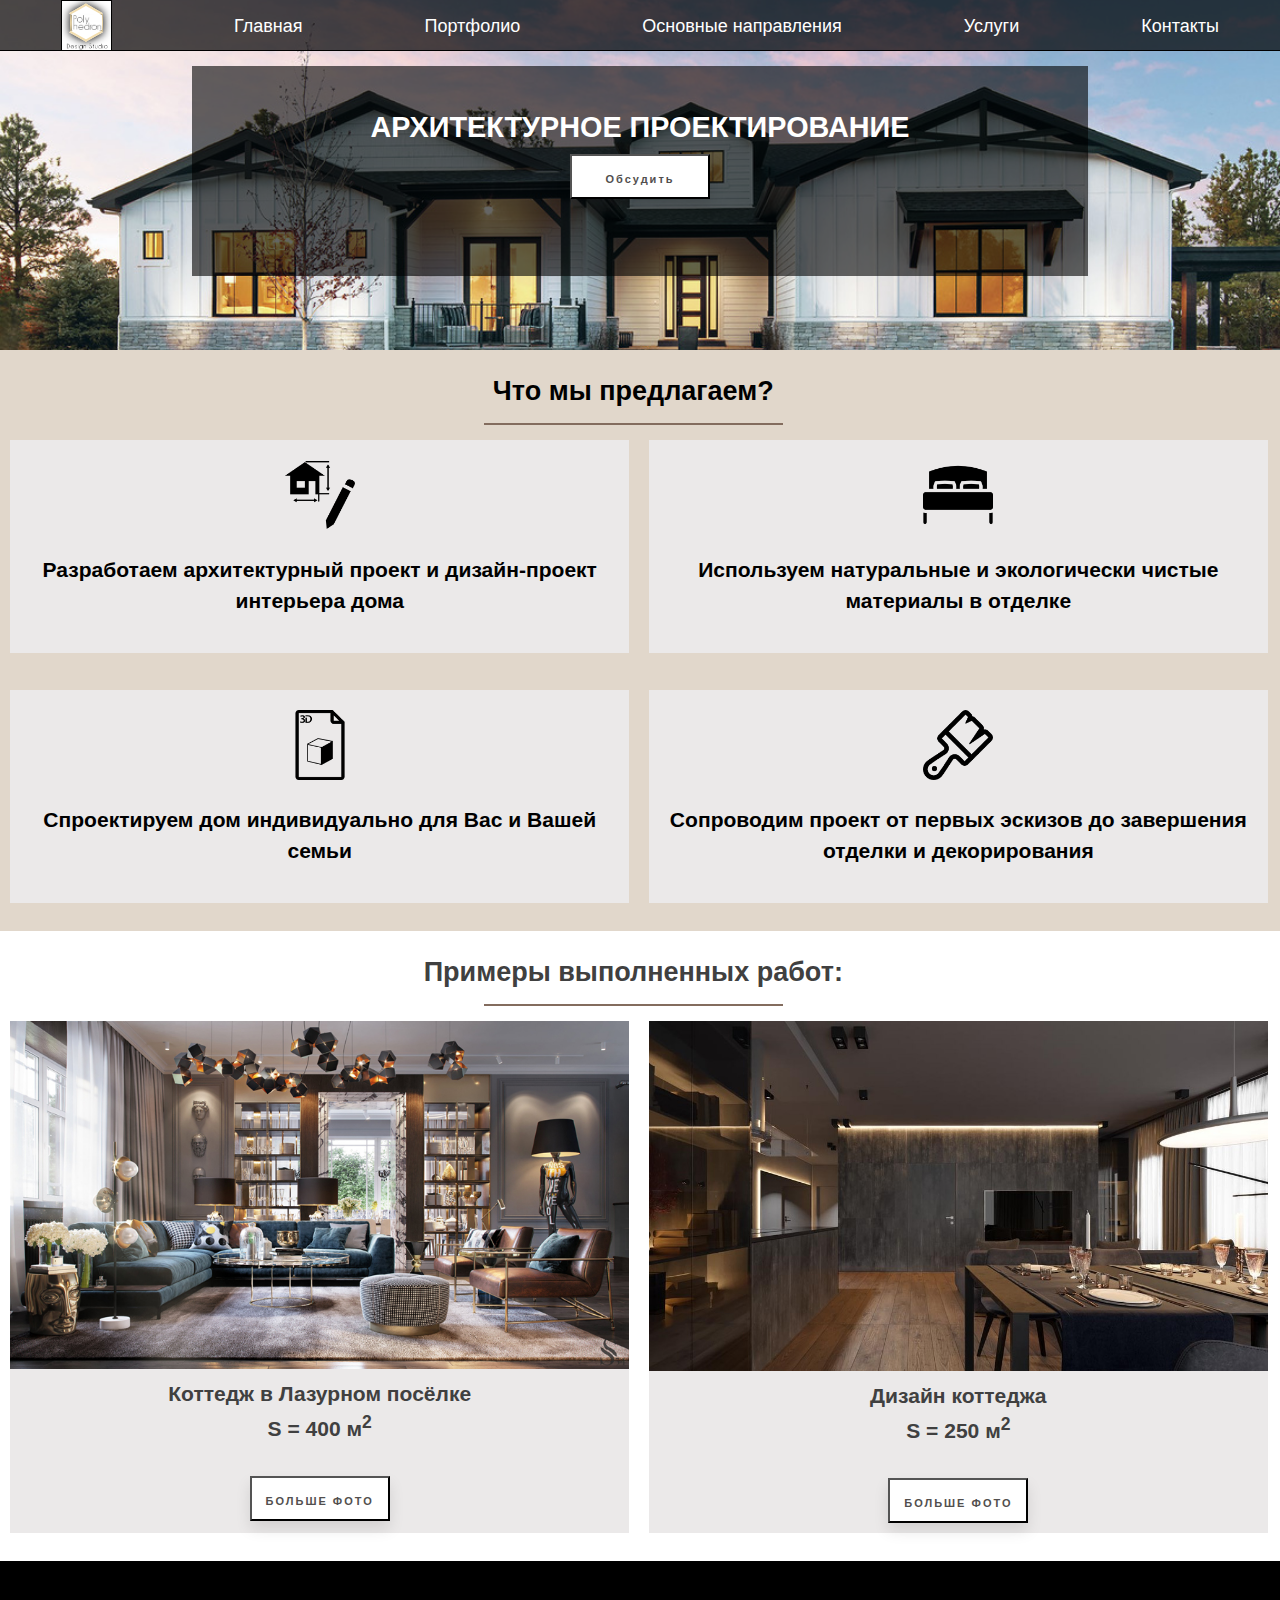
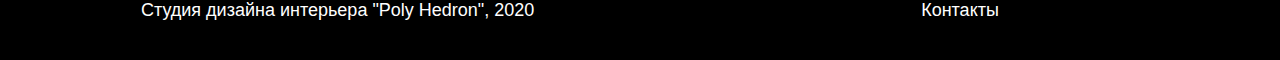
<file: Arch_interior.html>
﻿<!DOCTYPE html>

<html lang="ru" xmlns="http://www.w3.org/1999/xhtml">
<head>
    <meta name="viewport" content="width=device-width, initial-scale=1">
    <meta charset="utf-8"/>
    <link href="css/style.css" rel="stylesheet"/>
    <link href="css/logo_mini.css" rel="stylesheet"/>
    <script src="js/Nav.js" charset="utf-8"></script>
    <title>Архитектурное проектирование</title>
</head>
<body>
    <div class="wrapper">
        <header class="arch-interior-header">
            <nav class="topnav" id="myTopnav">
                <ul>
                    <a href="index.html">
                    <li class="logo_mini"> 
                        <div class="hexagon_mini"></div>
                        <div class="name_studio_mini">
                            <img src="img/polyhedron_name_pic.png" alt="Polyhedron" width="30" hspace="10" vspace="14">
                        </div>
                        <img src="img/design_studio_name_pic.png" alt="Design Studio" width="42" hspace="4" vspace="42">     
                    </li></a>
                    <li><a href="index.html">Главная</a></li>
                    <li><a href="Portfolio.html">Портфолио</a></li>
                    <li>
                        <a>Основные направления</a>
                        <ul>
                            <li><a href="Home_interior.html">Дизайн жилых помещений</a></li>
                            <li><a href="Business_interior.html">Дизайн интерьеров для бизнеса</a></li>
                            <li><a href="Arch_interior.html">Архитектурное проектирование</a></li>
                        </ul>
                    </li>
                    <li><a href="Services.html">Услуги</a></li>
                    <li><a href="Contacts.html">Контакты</a></li>
                    <li class="icon">
                        <a href="javascript:void(0);" onclick="myFunction()">
                            <h3>Меню</h3>
                            <img src="img/icon_menu.png" width="40" height="40">
                        </a>
                    </li>
                </ul>
            </nav>
            <div class="head-container">
                <h1 style="padding-top:40px; margin: 15px;">АРХИТЕКТУРНОЕ ПРОЕКТИРОВАНИЕ</h1>
                <button class="button1"  style="margin-top:-10px;" onclick='location.href="Services.html"'>Обсудить</button>
            </div>
        </header>
        <main id="content">
            <section id="four">
                <h2>Что мы предлагаем?</h2>
                <div class="line"></div>
                <div class="grid">
                    <box class="box9">
                        <img class="img1" src="img/project_icon.png"/>
                        <h3 style="margin: 15px;">Разработаем архитектурный проект и дизайн-проект интерьера дома</h3>
                    </box>
                    <box class="box10">
                        <img class="img1" src="img/bed_icon.png"/>
                        <h3 style="margin: 15px;">Используем натуральные и экологически чистые материалы в отделке</h3>
                    </box>
                    <box class="box9">
                        <img class="img1" src="img/drawing_icon.png"/>
                        <h3 style="margin: 15px;">Спроектируем дом индивидуально для Вас и Вашей семьи</h3>
                    </box>
                    <box class="box10">
                        <img class="img1" src="img/repairs_icon.png"/>
                        <h3 style="margin: 15px;">Сопроводим проект от первых эскизов до завершения отделки и декорирования</h3>
                    </box>
                </div>
            </section>
            <section id="twins">
                <h2>Примеры выполненных работ:</h2>
                <div class="line"></div>
                <div class="grid">
                    <box class="box9">
                        <img src="img/cottage1_living_room_1_pic.jpg"/>
                        <h3>Коттедж в Лазурном посёлке <br /> S = 400 м<sup>2</sup></h3>
                        <form>
                            <input type="button" value="БОЛЬШЕ ФОТО" class="button1" onClick='location.href="Cotage1.html"'>
                        </form>
                    </box>
                    <box class="box10">
                        <img src="img/cottage2_living_room_1_pic.jpg"/>
                        <h3>Дизайн коттеджа <br /> S = 250 м<sup>2</sup></h3>
                        <form>
                            <input type="button" value="БОЛЬШЕ ФОТО" class="button1" onClick='location.href="Cotage2.html"'>
                        </form>
                    </box>
                </div>
            </section>
        </main>
        <footer class="colophon grid">
            <aside><a href="index.html">Студия дизайна интерьера "Poly Hedron", 2020</a></aside>
            <aside><a href="Contacts.html">Контакты</a></aside>
        </footer>
    </div>
</body>
</html>
</file>
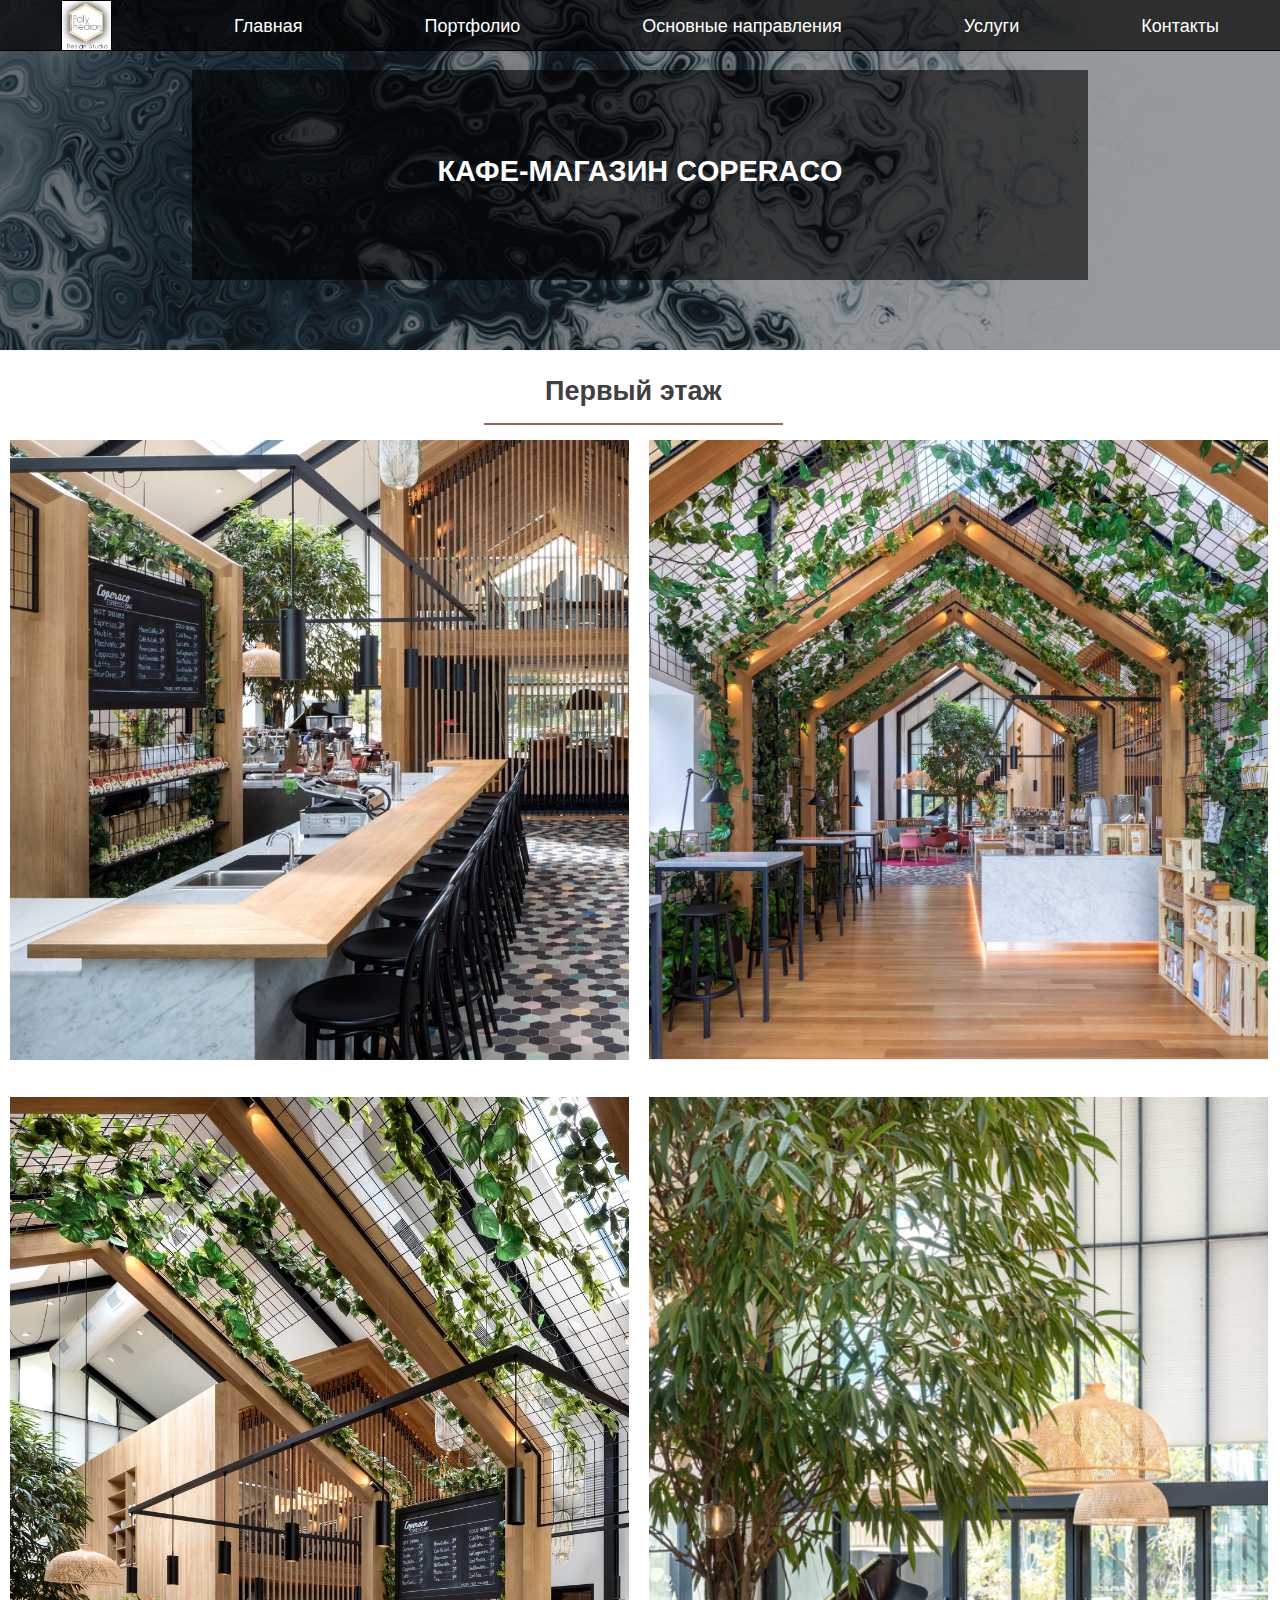
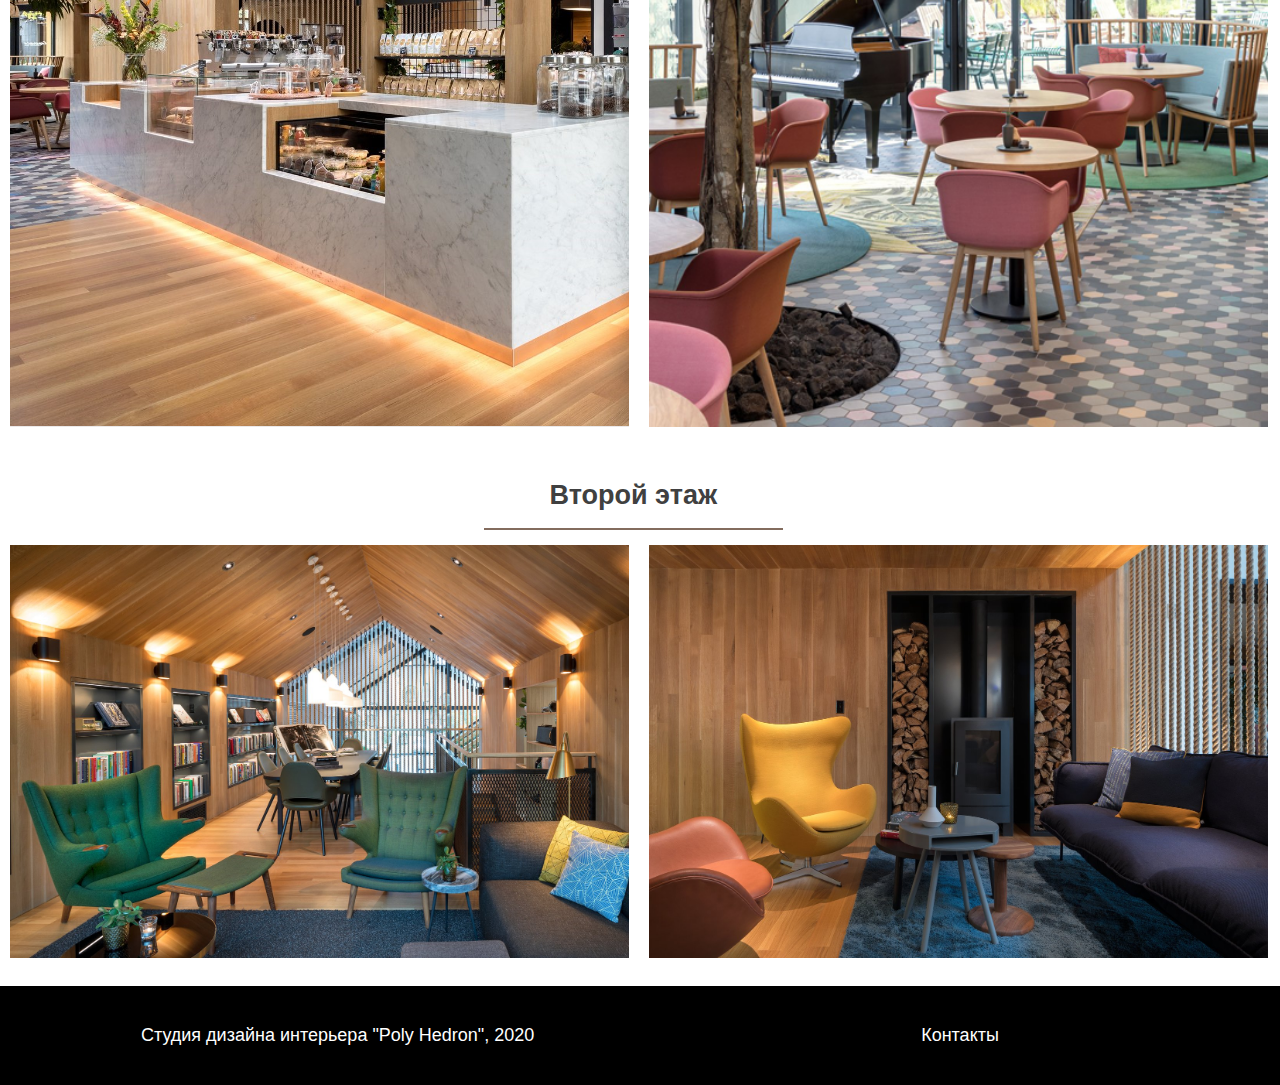
<file: Boutique_cafe.html>
﻿<!DOCTYPE html>

<html lang="ru" xmlns="http://www.w3.org/1999/xhtml">
<head>
    <meta name="viewport" content="width=device-width, initial-scale=1">
    <meta charset="utf-8"/>
    <link href="css/style.css" rel="stylesheet"/>
    <link href="css/logo_mini.css" rel="stylesheet"/>
    <script src="js/Nav.js" charset="utf-8"></script>
    <title>Портфолио: бутик-кафе Coperaso</title>
</head>
<body>
    <div class="wrapper">
        <header class="portfolio-header">
            <nav class="topnav" id="myTopnav">
                <ul>
                    <a href="index.html">
                    <li class="logo_mini"> 
                        <div class="hexagon_mini"></div>
                        <div class="name_studio_mini">
                            <img src="img/polyhedron_name_pic.png" alt="Polyhedron" width="30" hspace="10" vspace="14">
                        </div>
                        <img src="img/design_studio_name_pic.png" alt="Design Studio" width="42" hspace="4" vspace="42">
                    </li></a>
                    <li><a href="index.html">Главная</a></li>
                    <li><a href="Portfolio.html">Портфолио</a></li>
                    <li>
                        <a>Основные направления</a>
                        <ul>
                            <li><a href="Home_interior.html">Дизайн жилых помещений</a></li>
                            <li><a href="Business_interior.html">Дизайн интерьеров для бизнеса</a></li>
                            <li><a href="Arch_interior.html">Архитектурное проектирование</a></li>
                        </ul>
                    </li>
                    <li><a href="Services.html">Услуги</a></li>
                    <li><a href="Contacts.html">Контакты</a></li>
                    <li class="icon">
                        <a href="javascript:void(0);" onclick="myFunction()">
                            <h3>Меню</h3>
                            <img src="img/icon_menu.png" width="40" height="40">
                        </a>
                    </li>
                </ul>
            </nav>
            <div class="head-container">
                <h1 style="padding-top:80px;">КАФЕ-МАГАЗИН COPERACO</h1>
            </div>
        </header>
        <main id="content">
            <section id="buckets">
                <h2>Первый этаж</h2>
                <div class="line"></div>
                <div class="grid">
                    <box class="box9">
                        <img src="img/cafe_coperaso_first_floor_1_pic.jpg"/>
                    </box>
                    <box class="box10">
                        <img src="img/cafe_coperaso_first_floor_2_pic.jpg"/>
                    </box>
                    <box class="box9">
                        <img src="img/cafe_coperaso_first_floor_3_pic.jpg"/>
                    </box>
                    <box class="box10">
                        <img src="img/cafe_coperaso_first_floor_4_pic.jpg"/>
                    </box>
                </div>
            </section>
            <section id="buckets">
                <h2>Второй этаж</h2>
                <div class="line"></div>
                <div class="grid">
                    <box class="box9">
                        <img src="img/cafe_coperaso_second_floor_1_pic.jpg"/>
                    </box>
                    <box class="box10">
                        <img src="img/cafe_coperaso_second_floor_2_pic.jpg"/>
                    </box>
                </div>
            </section>
        </main>
        <footer class="colophon grid">
            <aside><a href="index.html">Студия дизайна интерьера "Poly Hedron", 2020</a></aside>
            <aside><a href="Contacts.html">Контакты</a></aside>
        </footer>
    </div>
</body>
</html>
</file>
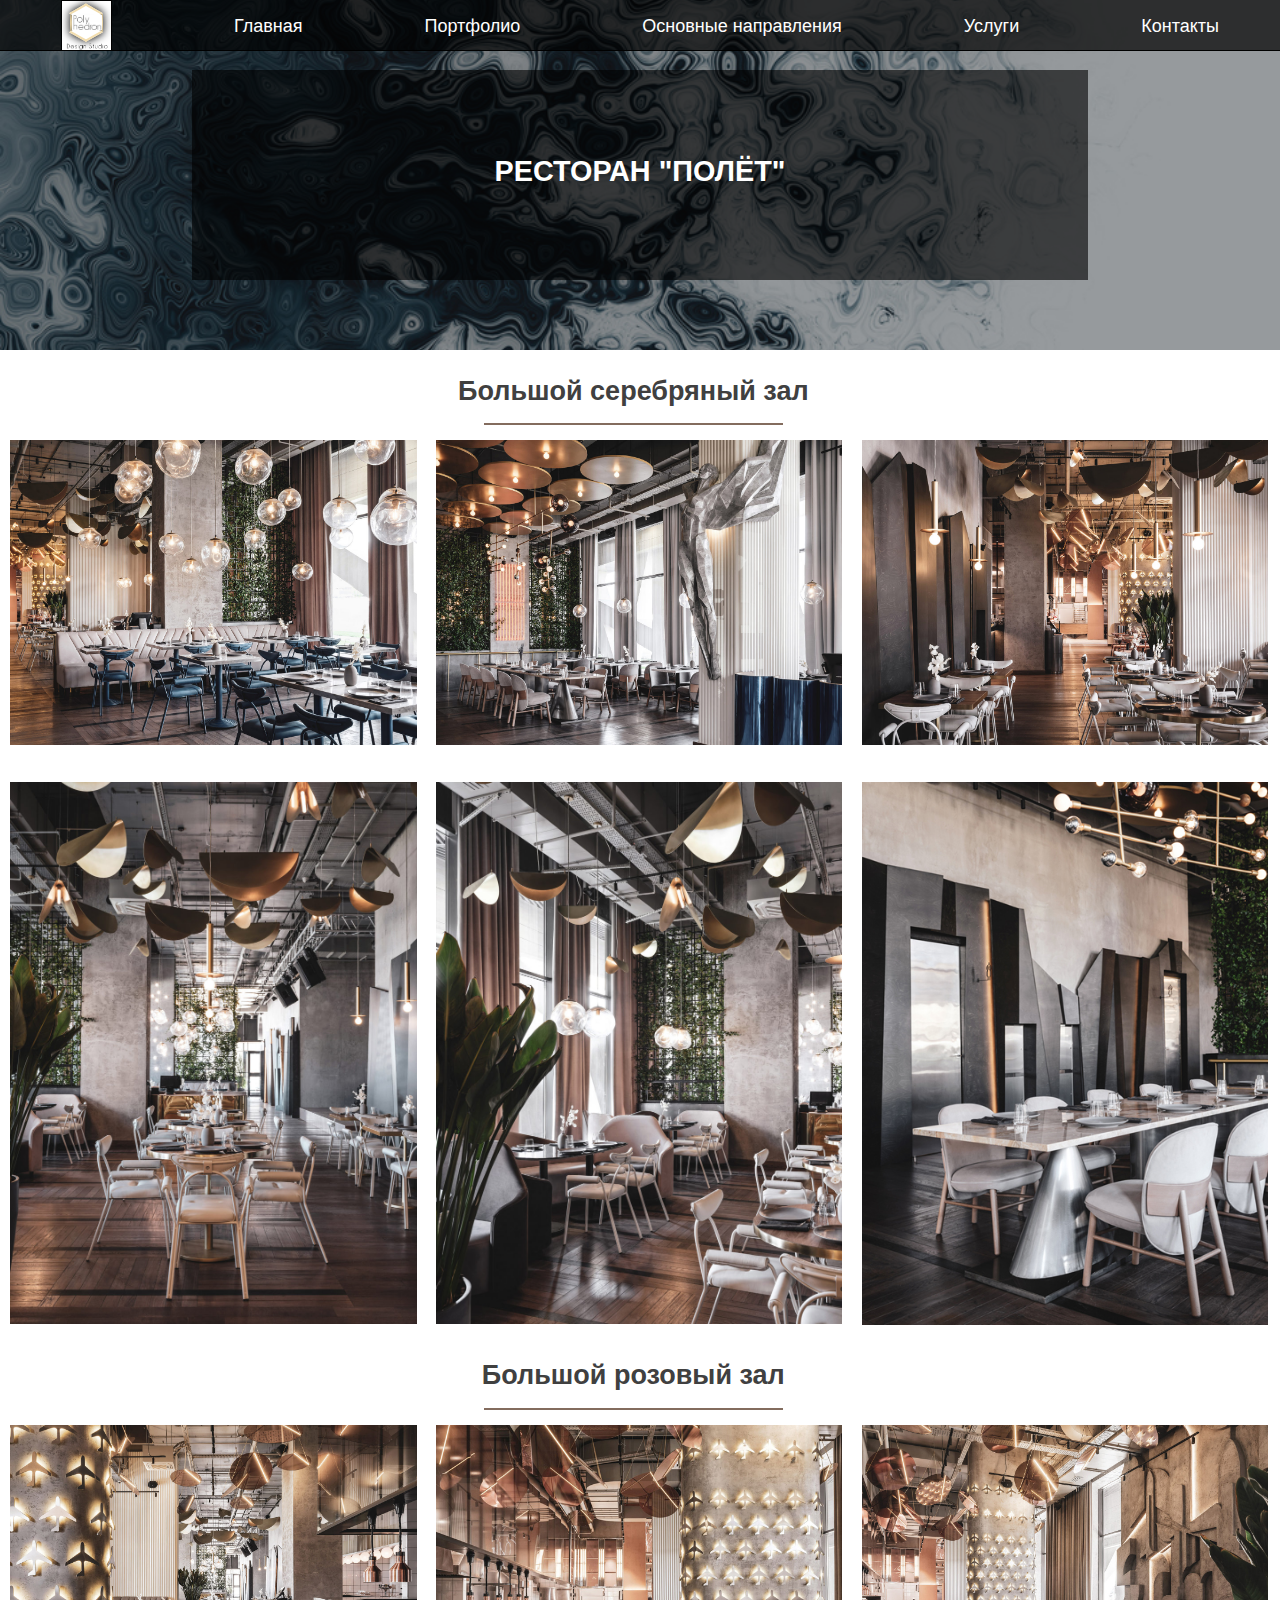
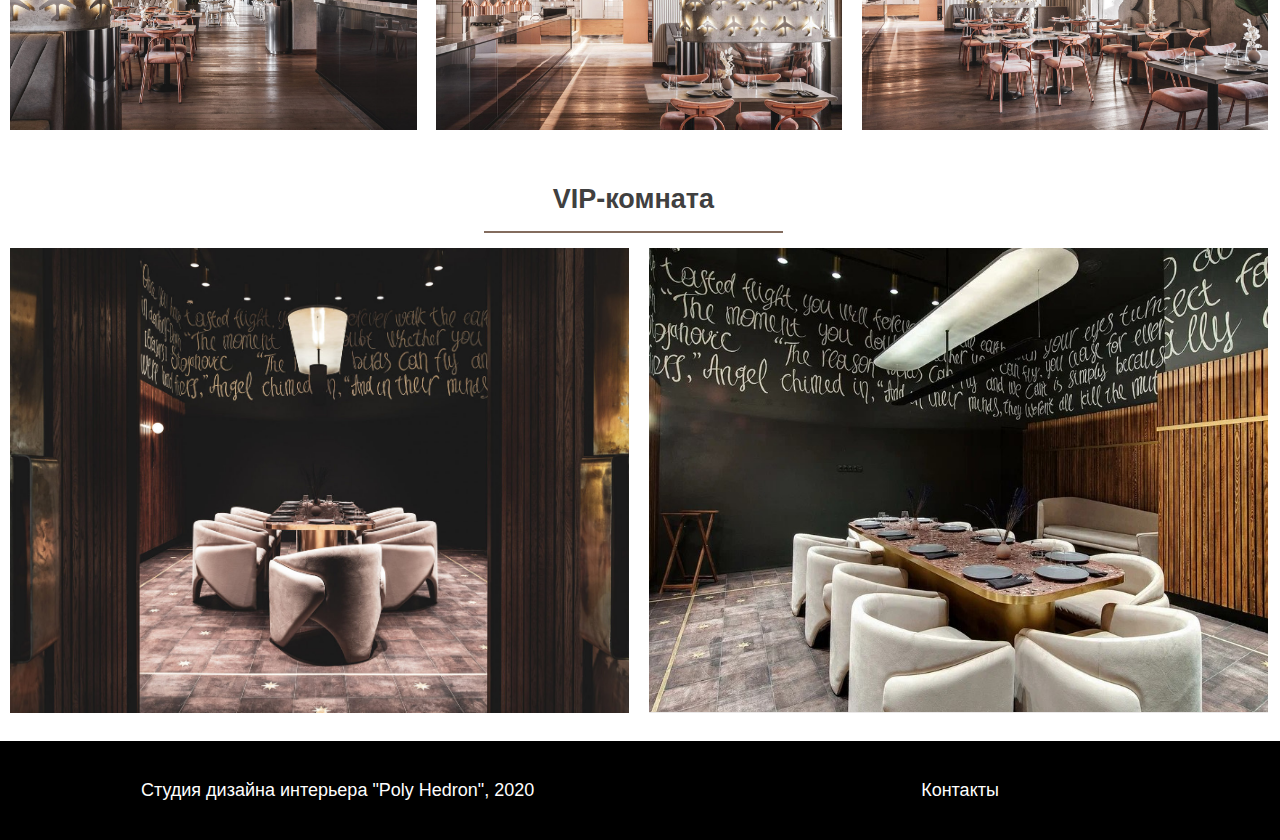
<file: Cafe.html>
﻿<!DOCTYPE html>

<html lang="ru" xmlns="http://www.w3.org/1999/xhtml">
<head>
    <meta name="viewport" content="width=device-width, initial-scale=1">
    <meta charset="utf-8"/>
    <link href="css/style.css" rel="stylesheet"/>
    <link href="css/logo_mini.css" rel="stylesheet"/>
    <script src="js/Nav.js" charset="utf-8"></script>
    <title>Портфолио: ресторан "Полет"</title>
</head>
<body>
    <div class="wrapper">
        <header class="portfolio-header">
            <nav class="topnav" id="myTopnav">
                <ul><a href="index.html">
                    <li class="logo_mini">                
                            <div class="hexagon_mini"></div>
                            <div class="name_studio_mini">
                                <img src="img/polyhedron_name_pic.png" alt="Polyhedron" width="30" hspace="10" vspace="14">
                            </div>
                            <img src="img/design_studio_name_pic.png" alt="Design Studio" width="42" hspace="4" vspace="42">                   
                    </li></a>
                    <li><a href="index.html">Главная</a></li>
                    <li><a href="Portfolio.html">Портфолио</a></li>
                    <li>
                        <a>Основные направления</a>
                        <ul>
                            <li><a href="Home_interior.html">Дизайн жилых помещений</a></li>
                            <li><a href="Business_interior.html">Дизайн интерьеров для бизнеса</a></li>
                            <li><a href="Arch_interior.html">Архитектурное проектирование</a></li>
                        </ul>
                    </li>
                    <li><a href="Services.html">Услуги</a></li>
                    <li><a href="Contacts.html">Контакты</a></li>
                    <li class="icon">
                        <a href="javascript:void(0);" onclick="myFunction()">
                            <h3>Меню</h3>
                            <img src="img/icon_menu.png" width="40" height="40">
                        </a>
                    </li>
                </ul>
            </nav>
            <div class="head-container">
                <h1 style="padding-top:80px;">РЕСТОРАН "ПОЛЁТ"</h1>
            </div>
        </header>
        <main id="content">
            <section id="buckets">
                <h2>Большой серебряный зал</h2>
                <div class="line"></div>
                <div class="grid">
                    <box  class="box1">
                        <img src="img/cafe_flight_big_grey_hall_1_pic.jpg"/>
                    </box>
                    <box  class="box2">
                        <img src="img/cafe_flight_big_grey_hall_2_pic.jpg"/>
                    </box>
                    <box  class="box3">
                        <img src="img/cafe_flight_big_grey_hall_3_pic.jpg"/>
                    </box>
                    <box style="grid-column: 1/5;">
                        <img src="img/cafe_flight_big_grey_hall_4_pic.jpg"/>             
                    </box>
                    <box style="grid-column: 5/9;">
                        <img src="img/cafe_flight_big_grey_hall_5_pic.jpg"/>
                    </box>
                    <box style="grid-column: 9/13;">
                        <img src="img/cafe_flight_big_grey_hall_6_pic.jpg"/>
                    </box>
                </div>
            </section>
            <section id="buckets">
                <h2>Большой розовый зал</h2>
                <div class="line"></div>
                <div class="grid">
                    <box class="box1">
                        <img src="img/cafe_flight_big_pink_hall_1_pic.jpg"/>
                    </box>
                    <box class="box2">
                        <img src="img/cafe_flight_big_pink_hall_2_pic.jpg"/>
                    </box>
                    <box class="box3">
                        <img src="img/cafe_flight_big_pink_hall_3_pic.jpg"/>
                    </box>
                </div>
            </section>
            <section id="buckets">
                <h2>VIP-комната</h2>
                <div class="line"></div>
                <div class="grid">
                    <box class="box9">
                        <img src="img/cafe_flight_vip_room_1_pic.jpg"/>
                    </box>
                    <box class="box10">
                        <img src="img/cafe_flight_vip_room_2_pic.jpg"/>
                    </box>
                </div>
            </section>
        </main>
        <footer class="colophon grid">
            <aside><a href="index.html">Студия дизайна интерьера "Poly Hedron", 2020</a></aside>
            <aside><a href="Contacts.html">Контакты</a></aside>
        </footer>
    </div>
</body>
</html>
</file>
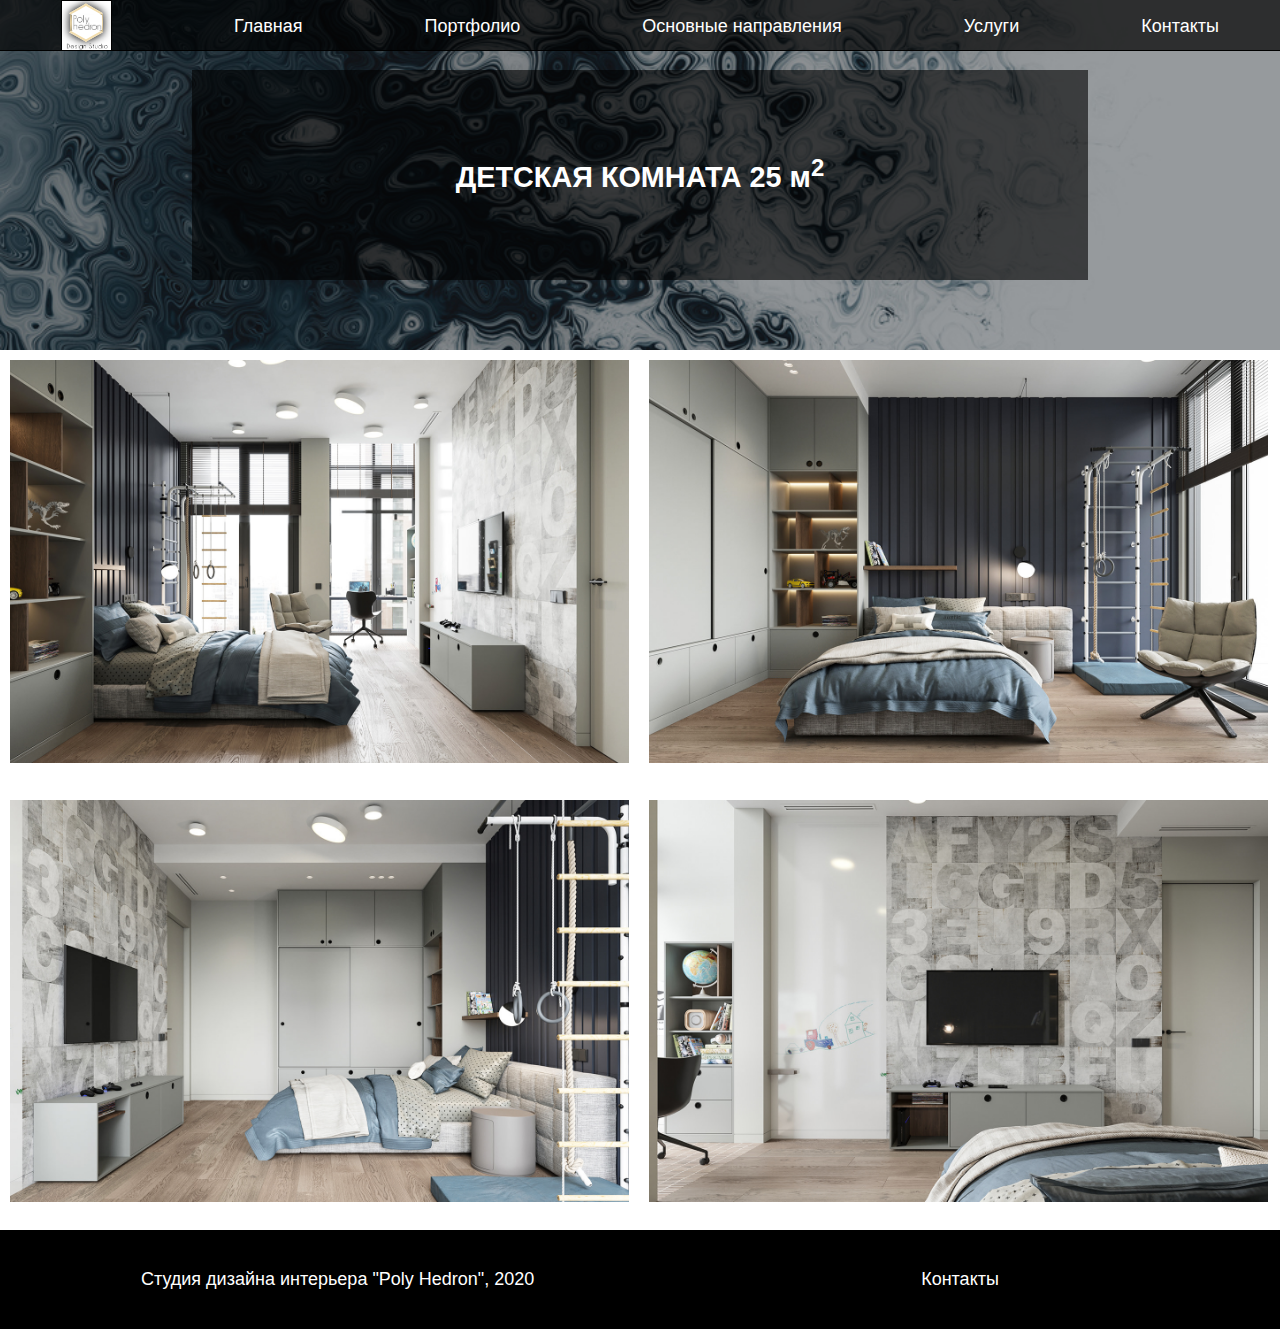
<file: Child_room.html>
﻿<!DOCTYPE html>

<html lang="ru" xmlns="http://www.w3.org/1999/xhtml">
<head>
    <meta name="viewport" content="width=device-width, initial-scale=1">
    <meta charset="utf-8"/>
    <link href="css/style.css" rel="stylesheet"/>
    <link href="css/logo_mini.css" rel="stylesheet"/>
    <script src="js/Nav.js" charset="utf-8"></script>
    <title>Портфолио: детская комната 25 м<sup>2</sup></title>
</head>
<body>
    <div class="wrapper">
        <header class="portfolio-header">
            <nav class="topnav" id="myTopnav">
                <ul><a href="index.html">
                    <li class="logo_mini">          
                            <div class="hexagon_mini"></div>
                            <div class="name_studio_mini">
                                <img src="img/polyhedron_name_pic.png" alt="Polyhedron" width="30" hspace="10" vspace="14">
                            </div>
                            <img src="img/design_studio_name_pic.png" alt="Design Studio" width="42" hspace="4" vspace="42">              
                    </li></a>
                    <li><a href="index.html">Главная</a></li>
                    <li><a href="Portfolio.html">Портфолио</a></li>
                    <li>
                        <a>Основные направления</a>
                        <ul>
                            <li><a href="Home_interior.html">Дизайн жилых помещений</a></li>
                            <li><a href="Business_interior.html">Дизайн интерьеров для бизнеса</a></li>
                            <li><a href="Arch_interior.html">Архитектурное проектирование</a></li>
                        </ul>
                    </li>
                    <li><a href="Services.html">Услуги</a></li>
                    <li><a href="Contacts.html">Контакты</a></li>
                    <li class="icon">
                        <a href="javascript:void(0);" onclick="myFunction()">
                            <h3>Меню</h3>
                            <img src="img/icon_menu.png" width="40" height="40">
                        </a>
                    </li>
                </ul>
            </nav>
            <div class="head-container">
                <h1 style="padding-top: 80px;">ДЕТСКАЯ КОМНАТА 25 м<sup>2</sup></h1>
            </div>
        </header>
        <main id="content" class="main-area">
            <section id="buckets">
                <div class="grid">
                    <box class="box9">
                        <img src="img/child_room_1_pic.jpg"/>
                    </box>
                    <box class="box10">
                        <img src="img/child_room_2_pic.jpg"/>
                    </box>
                    <box class="box9">
                        <img src="img/child_room_3_pic.jpg"/>
                    </box>
                    <box class="box10">
                        <img src="img/child_room_4_pic.jpg"/>
                    </box>
                </div>
            </section>
        </main>
        <footer class="colophon grid">
            <aside><a href="index.html">Студия дизайна интерьера "Poly Hedron", 2020</a></aside>
            <aside><a href="Contacts.html">Контакты</a></aside>
        </footer>
    </div>
</body>
</html>
</file>
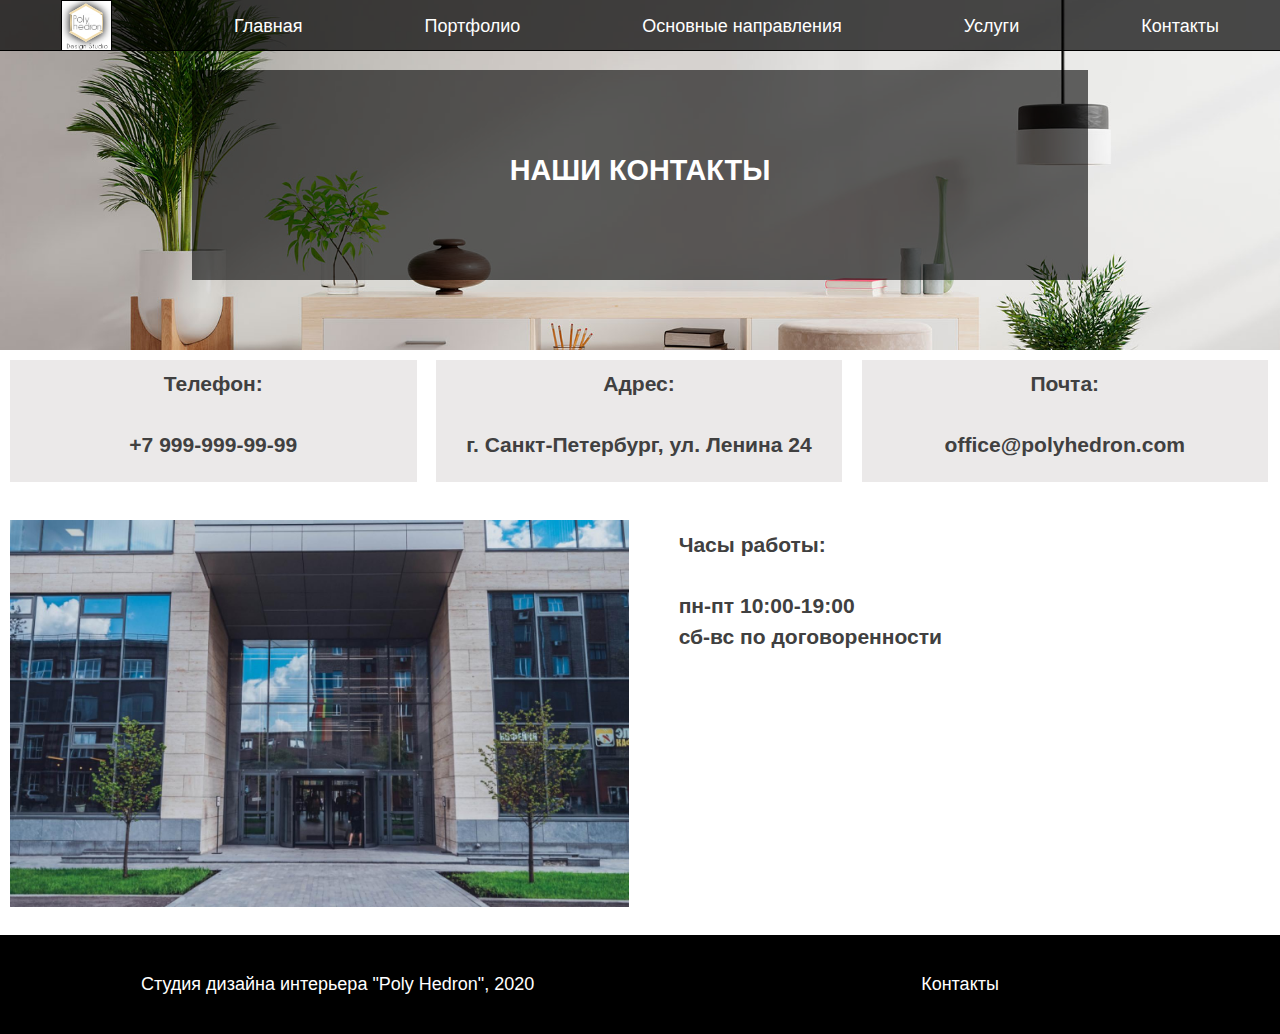
<file: Contacts.html>
﻿<!DOCTYPE html>

<html lang="ru" xmlns="http://www.w3.org/1999/xhtml">
<head>
    <meta name="viewport" content="width=device-width, initial-scale=1">
    <meta charset="utf-8"/>
    <link href="css/style.css" rel="stylesheet"/>
    <link href="css/logo_mini.css" rel="stylesheet"/>
    <script src="js/Nav.js" charset="utf-8"></script>
    <title>Наши контакты</title>
</head>
<body>
    <div class="wrapper">
        <header class="contacts-header">
            <nav class="topnav" id="myTopnav">
                <ul><a href="index.html">
                    <li class="logo_mini"> 
                            <div class="hexagon_mini"></div>
                            <div class="name_studio_mini">
                                <img src="img/polyhedron_name_pic.png" alt="Polyhedron" width="30" hspace="10" vspace="14">
                            </div>
                            <img src="img/design_studio_name_pic.png" alt="Design Studio" width="42" hspace="4" vspace="42">
                    </li></a>
                    <li><a href="index.html">Главная</a></li>
                    <li><a href="Portfolio.html">Портфолио</a></li>
                    <li>
                        <a>Основные направления</a>
                        <ul>
                            <li><a href="Home_interior.html">Дизайн жилых помещений</a></li>
                            <li><a href="Business_interior.html">Дизайн интерьеров для бизнеса</a></li>
                            <li><a href="Arch_interior.html">Архитектурное проектирование</a></li>
                        </ul>
                    </li>
                    <li><a href="Services.html">Услуги</a></li>
                    <li><a href="Contacts.html">Контакты</a></li>
                    <li class="icon">
                        <a href="javascript:void(0);" onclick="myFunction()">
                            <h3>Меню</h3>
                            <img src="img/icon_menu.png" width="40" height="40">
                        </a>
                    </li>
                </ul>
            </nav>
            <div class="head-container">
                <h1 style="transform: translateY(-50%); position: relative; top:48%">НАШИ КОНТАКТЫ</h1>
            </div>
        </header>
        <main id="content">
            <section id="buckets">
                <div class="grid">
                    <box class="box1">
                        <h3>Телефон:</h3>
                        <h3>+7 999-999-99-99</h3>
                    </box>
                    <box class="box2">
                        <h3>Адрес:</h3>
                        <h3>г. Санкт-Петербург, ул. Ленина 24</h3>
                    </box>
                    <box class="box3">
                        <h3>Почта:</h3>
                        <h3>office@polyhedron.com</h3>
                    </box>
                </div>
            </section>
            <section id="buckets">
                <div class="grid">
                    <box class="box9">
                        <img src="img/office_polyhedron_pic.jpg"/>
                    </box>
                    <box style="grid-column: 7/13; text-align: start;">     
                        <h3 style="text-align: left; margin-left:30px">Часы работы:</h3>
                        <h3 style="text-align: left; margin-left:30px">пн-пт 10:00-19:00 <br> сб-вс по договоренности </h3>
                    </box>
                </div>
            </section>
        </main>

        <footer class="colophon grid">
            <aside><a href="index.html">Студия дизайна интерьера "Poly Hedron", 2020</a></aside>
            <aside><a href="Contacts.html">Контакты</a></aside>
        </footer>
    </div>
</body>
</html>
</file>
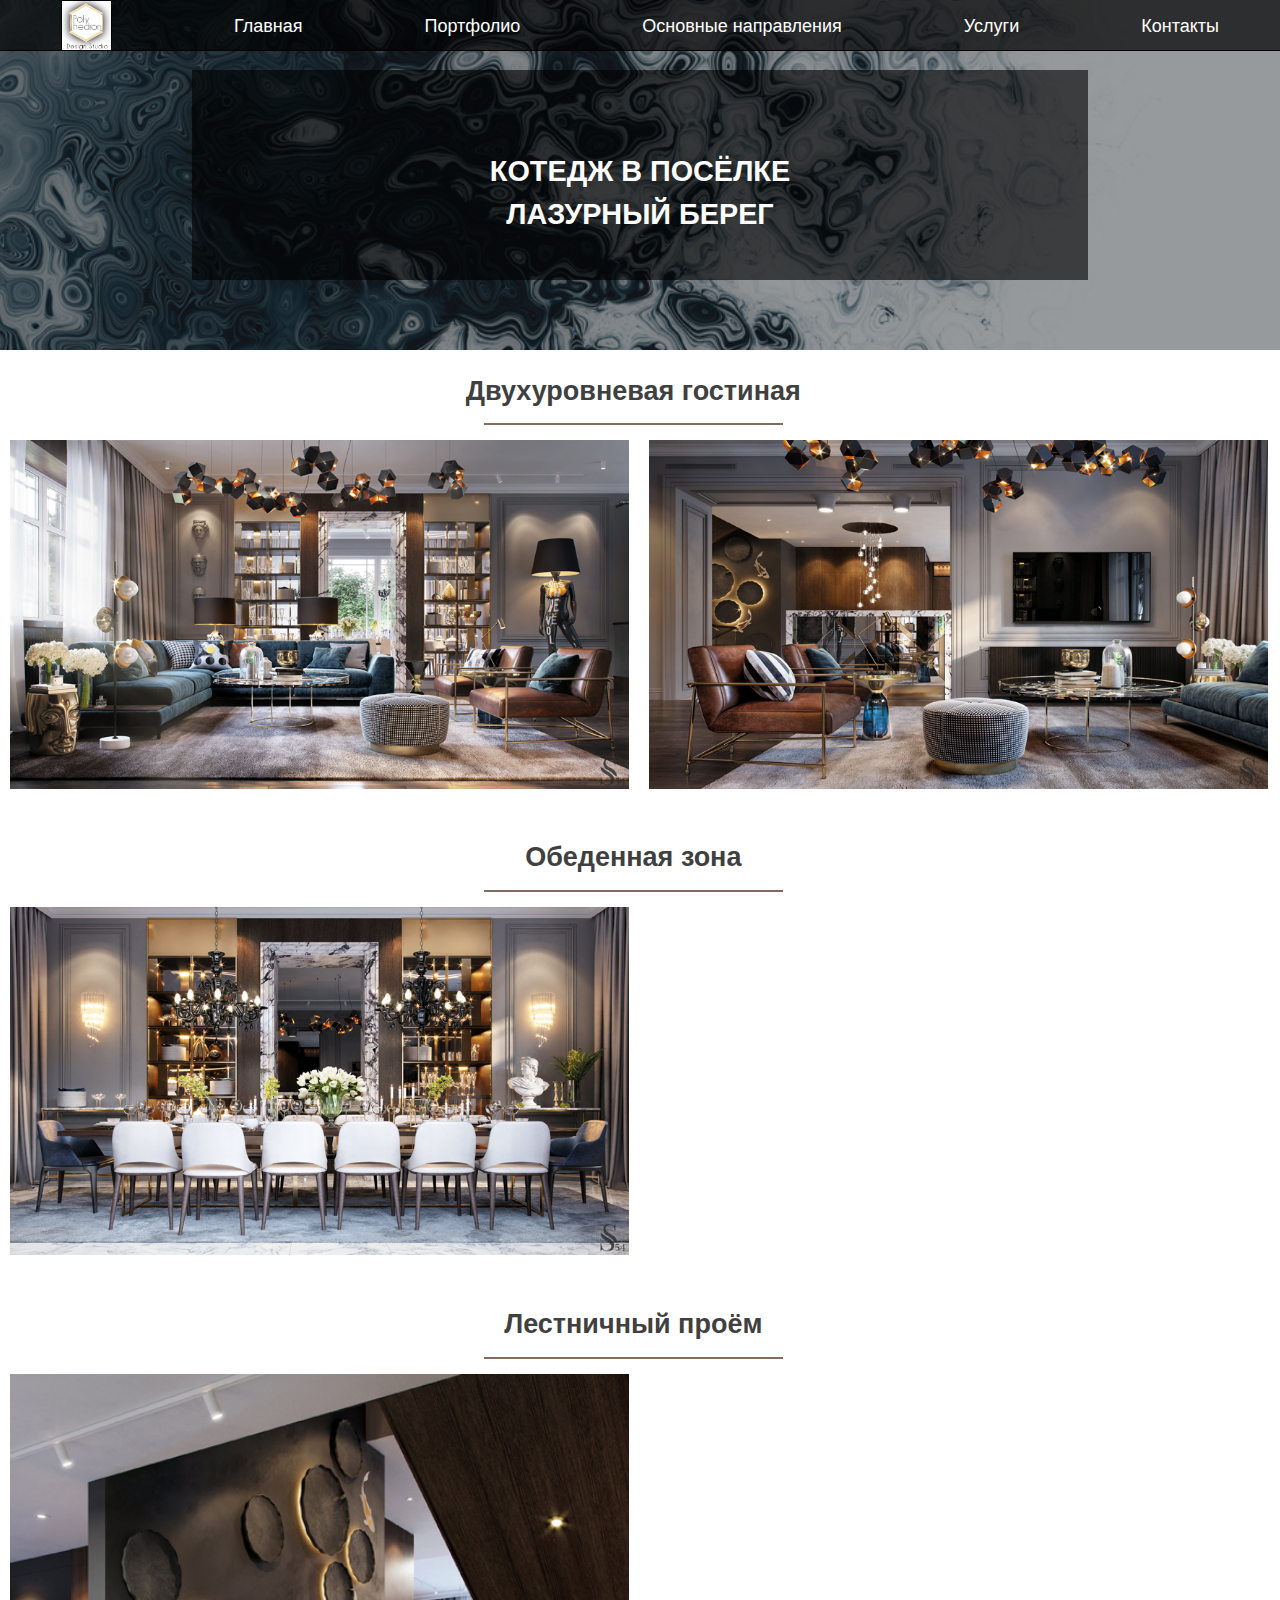
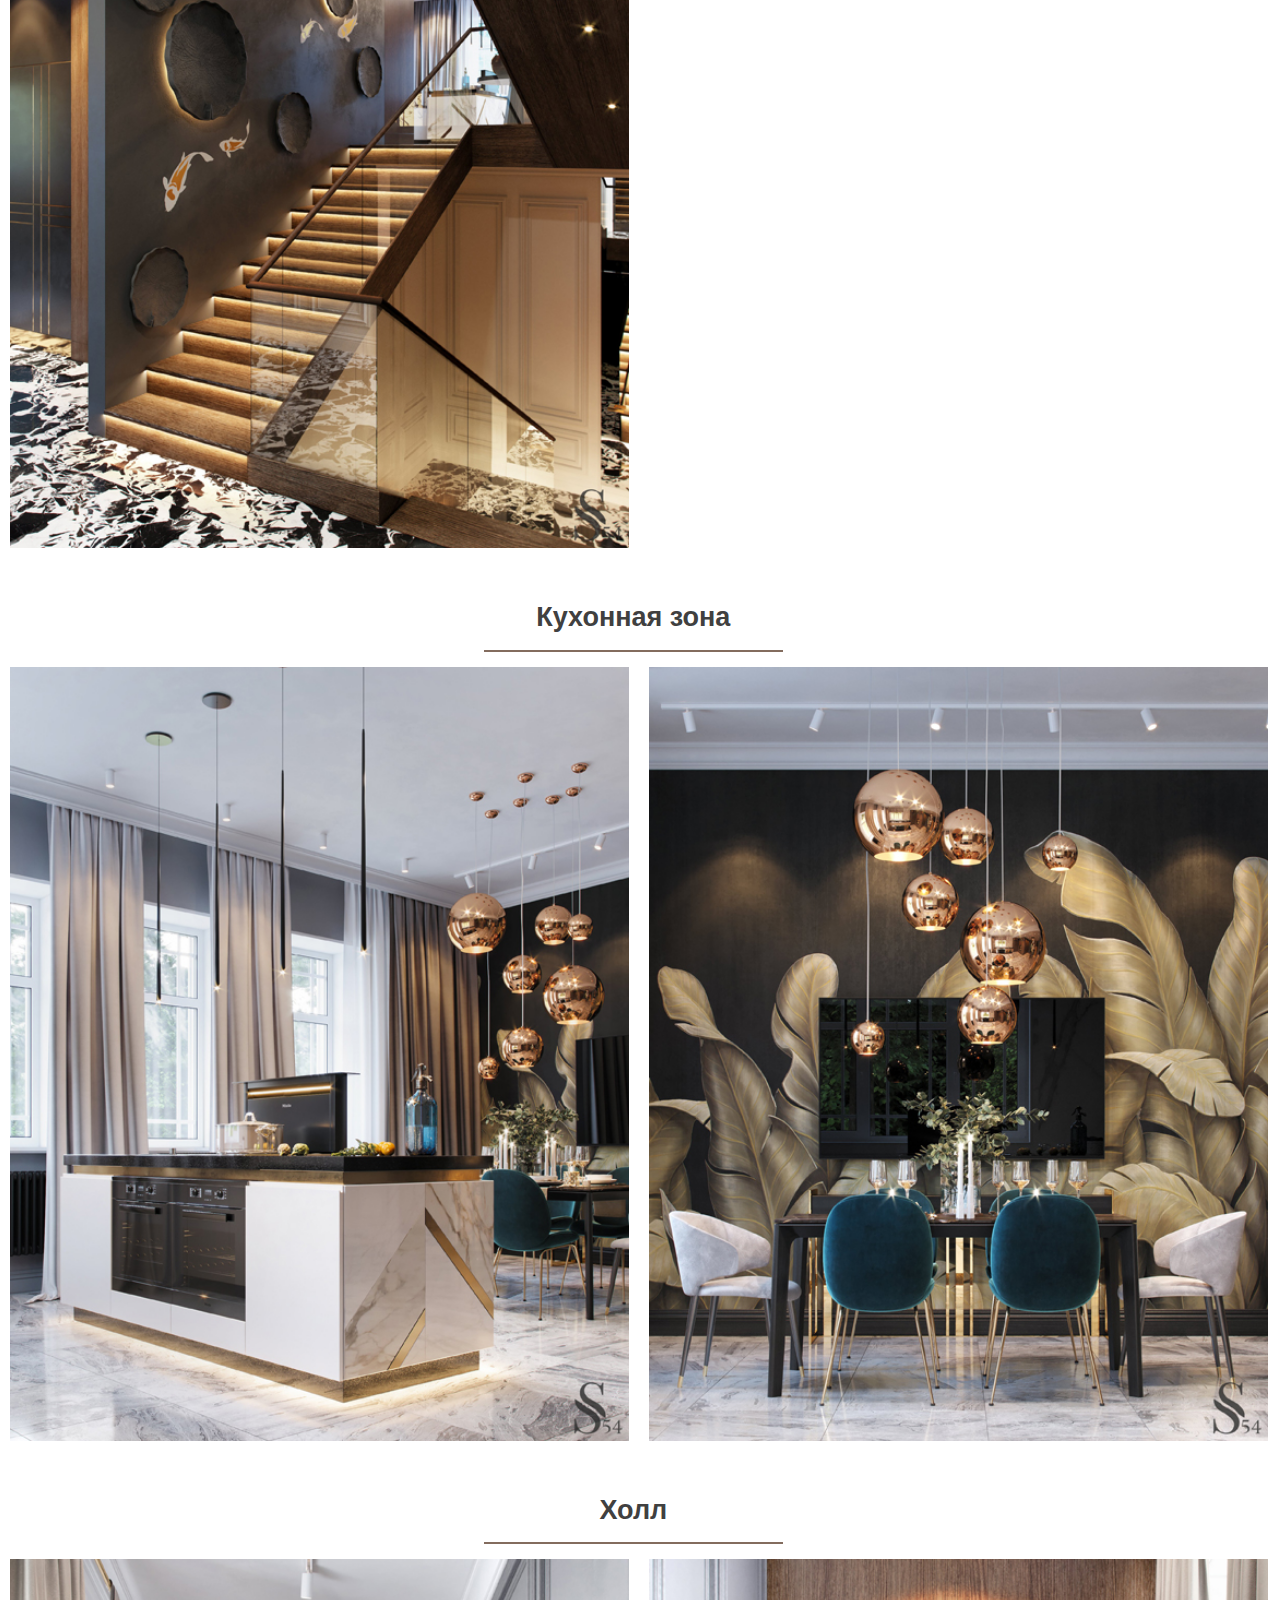
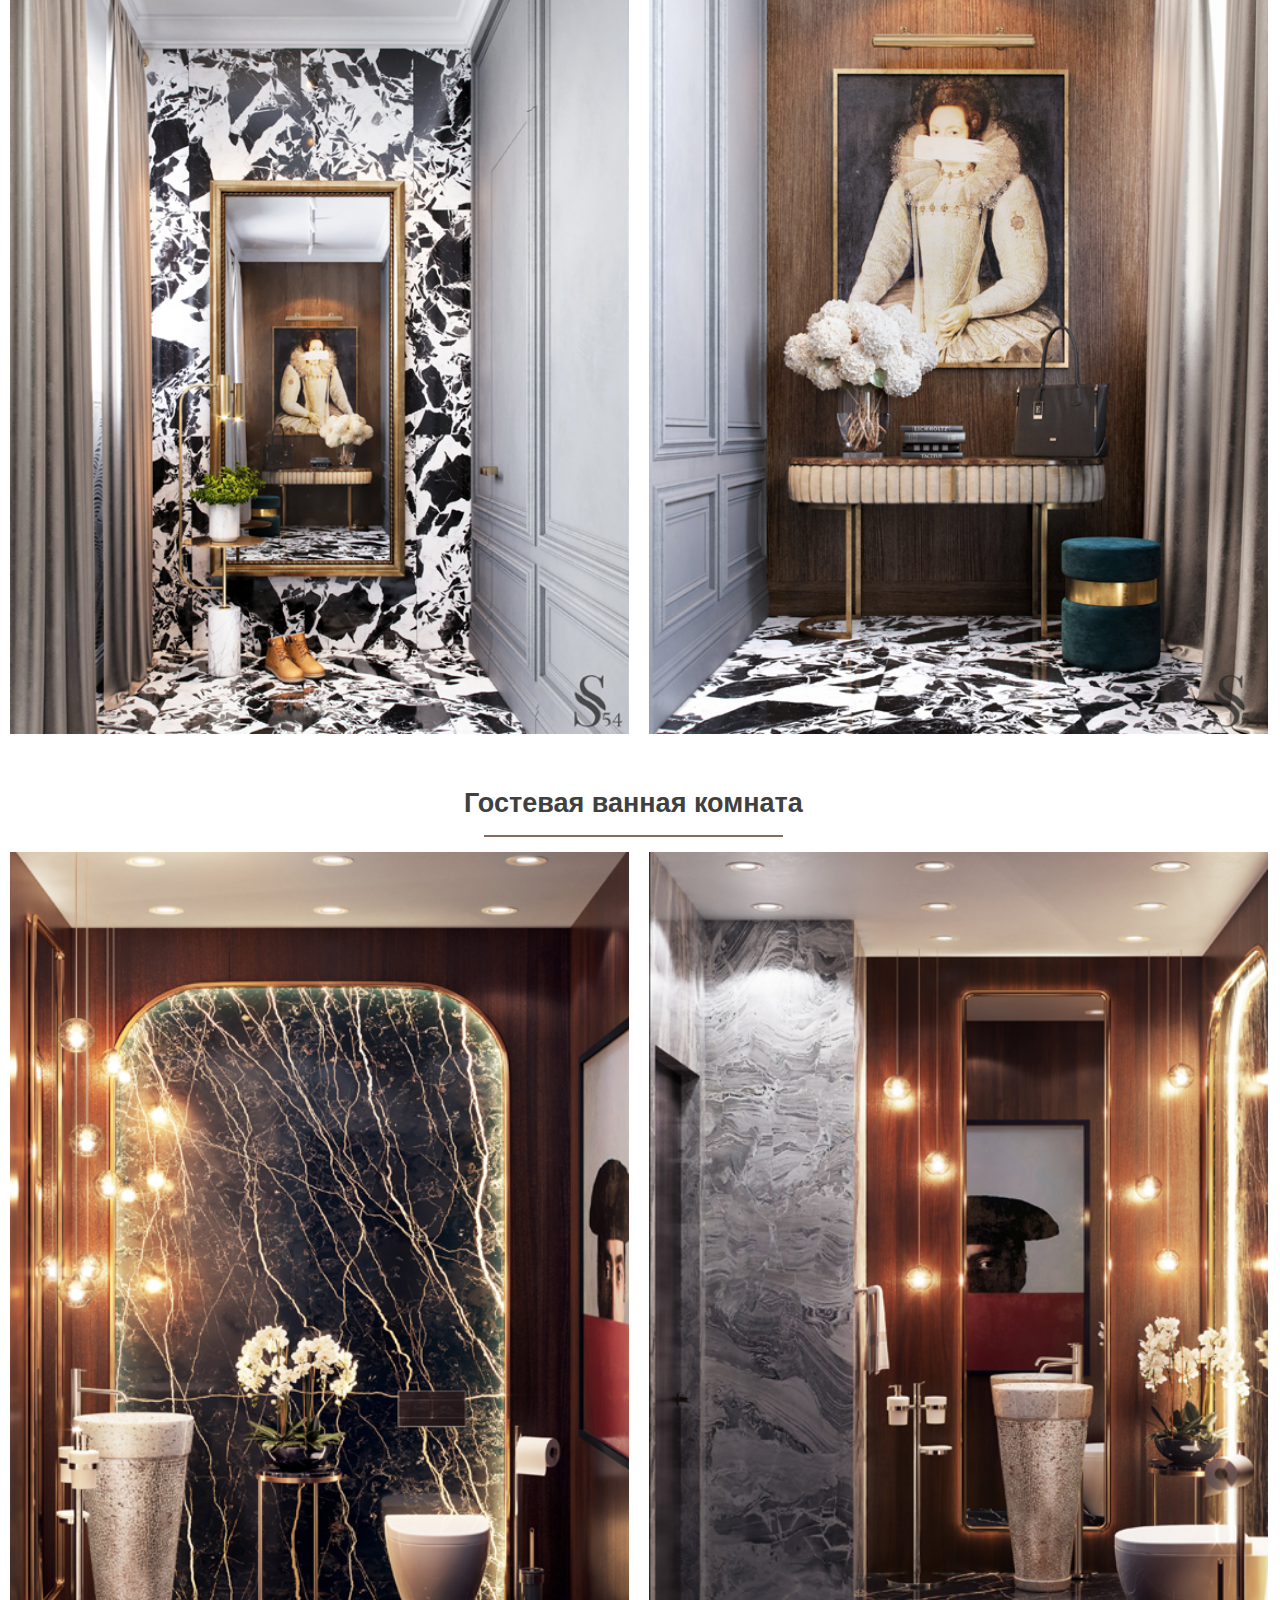
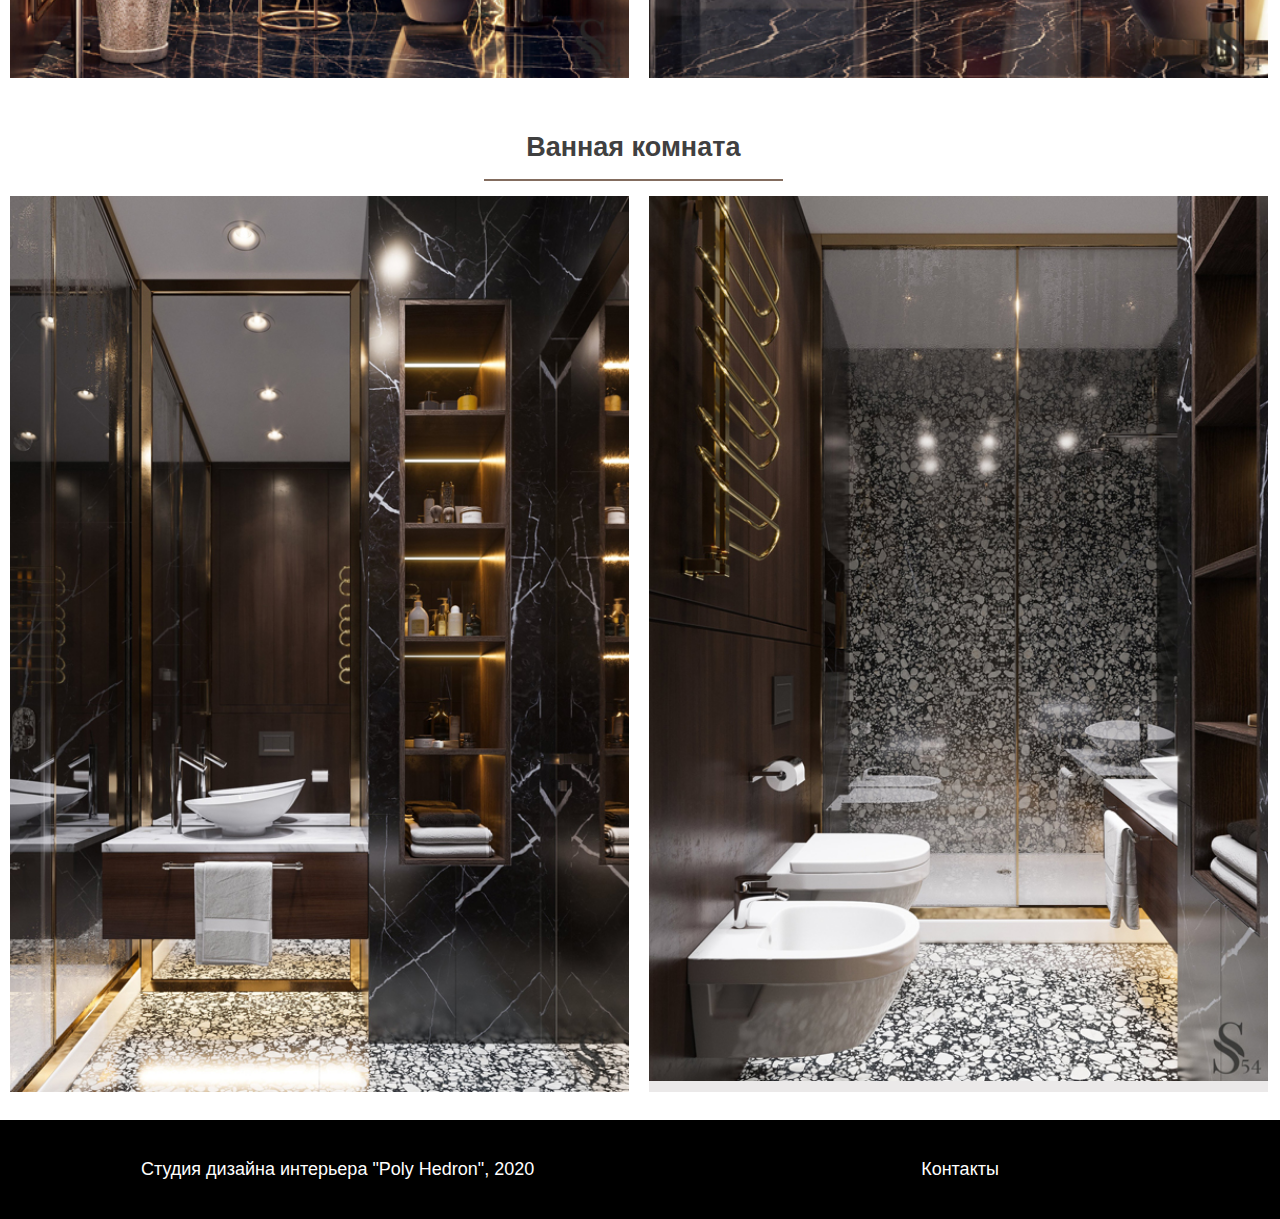
<file: Cotage1.html>
﻿<!DOCTYPE html>

<html lang="ru" xmlns="http://www.w3.org/1999/xhtml">
<head>
    <meta name="viewport" content="width=device-width, initial-scale=1">
    <meta charset="utf-8"/>
    <link href="css/style.css" rel="stylesheet"/>
    <link href="css/logo_mini.css" rel="stylesheet"/>
    <script src="js/Nav.js" charset="utf-8"></script>
    <title>Портфолио: коттедж в посёлке Лазурный берег</title>
</head>
<body>
    <div class="wrapper">
        <header class="portfolio-header">
            <nav class="topnav" id="myTopnav">
                <ul><a href="index.html">
                    <li class="logo_mini">          
                            <div class="hexagon_mini"></div>
                            <div class="name_studio_mini">
                                <img src="img/polyhedron_name_pic.png" alt="Polyhedron" width="30" hspace="10" vspace="14">
                            </div>
                            <img src="img/design_studio_name_pic.png" alt="Design Studio" width="42" hspace="4" vspace="42">         
                    </li></a>
                    <li><a href="index.html">Главная</a></li>
                    <li><a href="Portfolio.html">Портфолио</a></li>
                    <li>
                        <a>Основные направления</a>
                        <ul>
                            <li><a href="Home_interior.html">Дизайн жилых помещений</a></li>
                            <li><a href="Business_interior.html">Дизайн интерьеров для бизнеса</a></li>
                            <li><a href="Arch_interior.html">Архитектурное проектирование</a></li>
                        </ul>
                    </li>
                    <li><a href="Services.html">Услуги</a></li>
                    <li><a href="Contacts.html">Контакты</a></li>
                    <li class="icon">
                        <a href="javascript:void(0);" onclick="myFunction()">
                            <h3>Меню</h3>
                            <img src="img/icon_menu.png" width="40" height="40">
                        </a>
                    </li>
                </ul>
            </nav>
            <div class="head-container">
                <h1 style="padding-top:80px;">КОТЕДЖ В ПОСЁЛКЕ <br/> ЛАЗУРНЫЙ БЕРЕГ</h1>
            </div>
        </header>
        <main id="content">
            <section id="buckets">
                <h2>Двухуровневая гостиная</h2>
                <div class="line"></div>
                <div class="grid">
                    <box class="box9">
                        <img src="img/cottage1_living_room_1_pic.jpg"/>
                    </box>
                    <box class="box10">
                        <img src="img/cottage1_living_room_2_pic.jpg"/>
                    </box>
                </div>
            </section>
            <section id="buckets">
                <h2>Обеденная зона</h2>
                <div class="line"></div>
                <div class="grid">
                    <box class="box9">
                        <img src="img/cottage1_dining_room_pic.jpg"/>
                    </box>
                </div>
            </section>
            <section id="buckets">
                <h2>Лестничный проём</h2>
                <div class="line"></div>
                <div class="grid">
                    <box class="box9">
                        <img src="img/cottage1_stairway_pic.jpg"/>
                    </box>
                </div>
            </section>
            <section id="buckets">
                <h2>Кухонная зона</h2>
                <div class="line"></div>
                <div class="grid">
                    <box class="box9">
                        <img src="img/cottage1_kitchen_zone_2_pic.jpg"/>
                    </box>
                    <box class="box10">
                        <img src="img/cottage1_kitchen_zone_1_pic.jpg"/>
                    </box>
                </div>
            </section>
            <section id="buckets">
                <h2>Холл</h2>
                <div class="line"></div>
                <div class="grid">
                    <box class="box9">
                        <img src="img/cottage1_hall_1_pic.jpg"/>
                    </box>
                    <box class="box10">
                        <img src="img/cottage1_hall_2_pic.jpg"/>
                    </box>
                </div>
            </section>
            <section id="buckets">
                <h2>Гостевая ванная комната</h2>
                <div class="line"></div>
                <div class="grid">
                    <box class="box9">
                        <img src="img/cottage1_guest_bathroom_1_pic.jpg"/>
                    </box>
                    <box class="box10">
                        <img src="img/cottage1_guest_bathroom_2_pic.jpg"/>
                    </box>
                </div>
            </section>
            <section id="buckets">
                <h2>Ванная комната</h2>
                <div class="line"></div>
                <div class="grid">
                    <box class="box9">
                        <img src="img/cottage1_bathroom_1_pic.jpg"/>
                    </box>
                    <box class="box10">
                        <img src="img/cottage1_bathroom_2_pic.jpg"/>
                    </box>
                </div>
            </section>
        </main>
        <footer class="colophon grid">
            <aside><a href="index.html">Студия дизайна интерьера "Poly Hedron", 2020</a></aside>
            <aside><a href="contacts.html">Контакты</a></aside>
        </footer>
    </div>
</body>
</html>
</file>
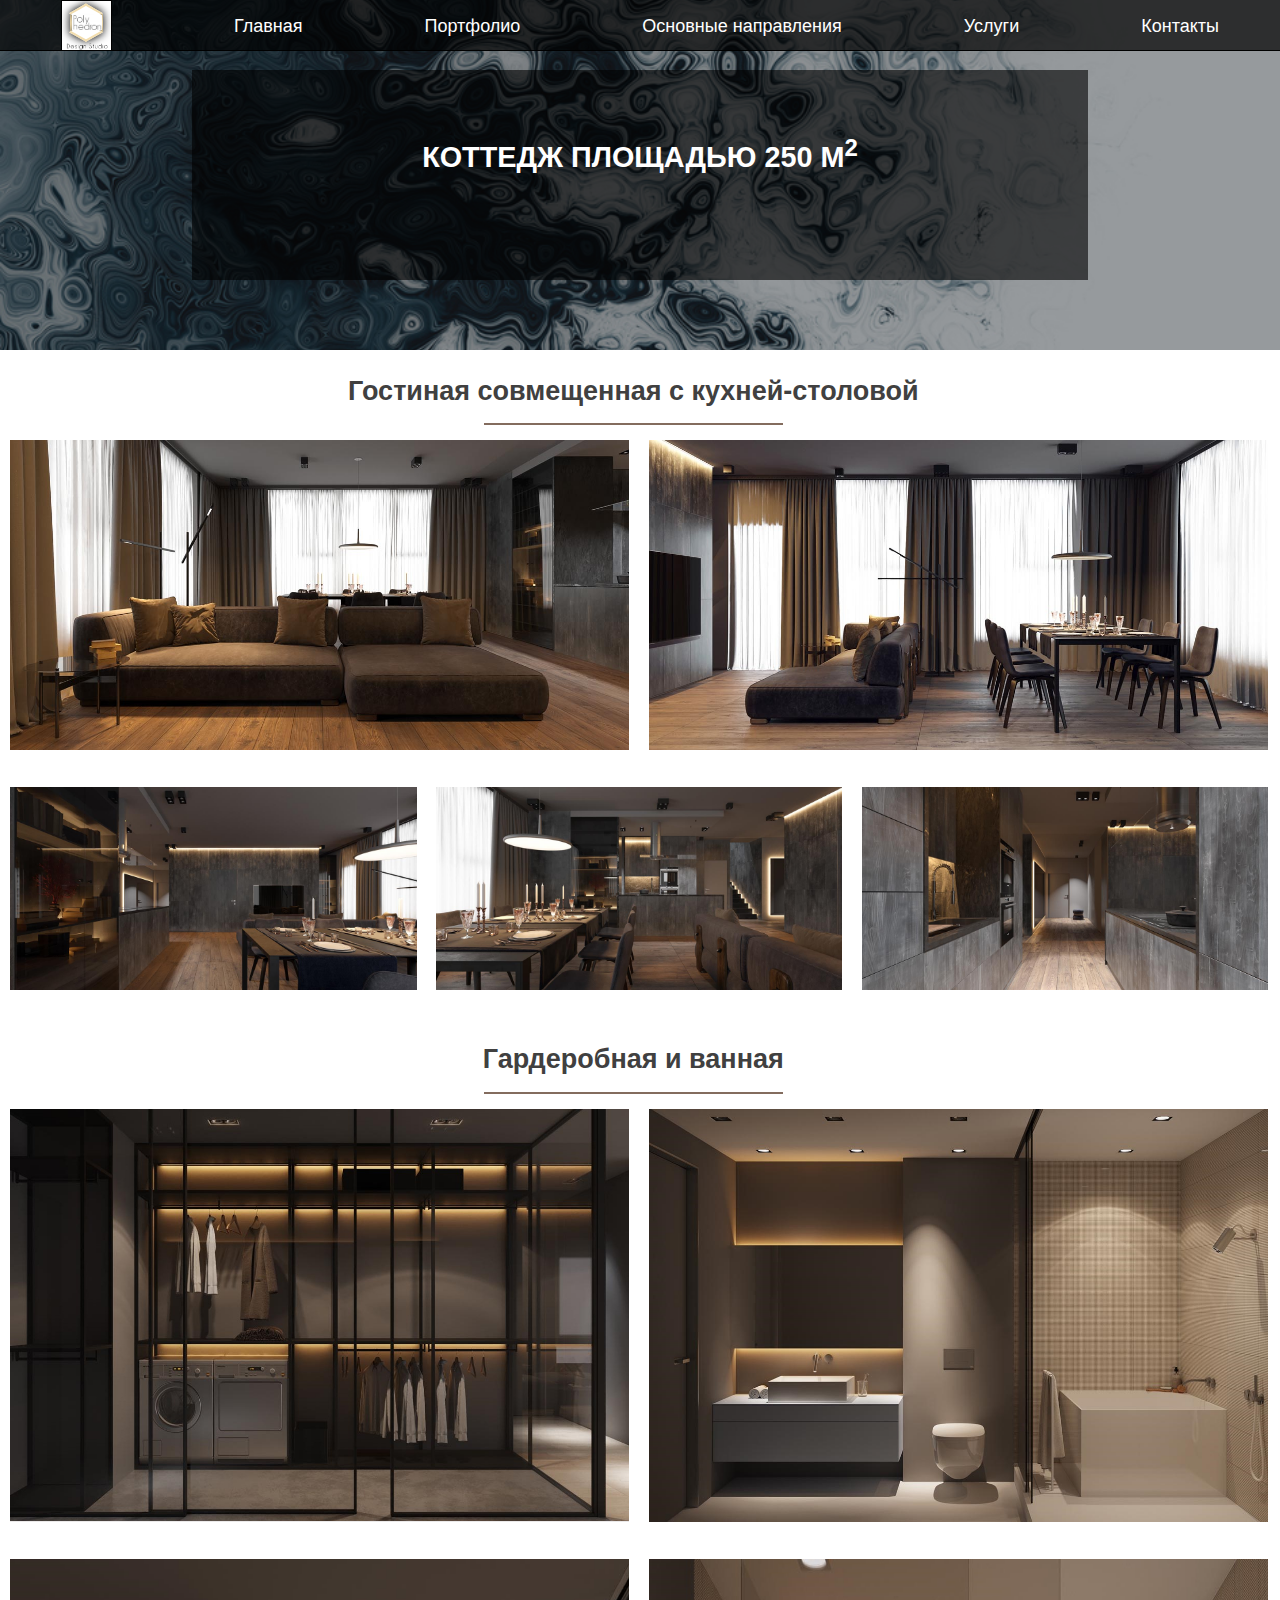
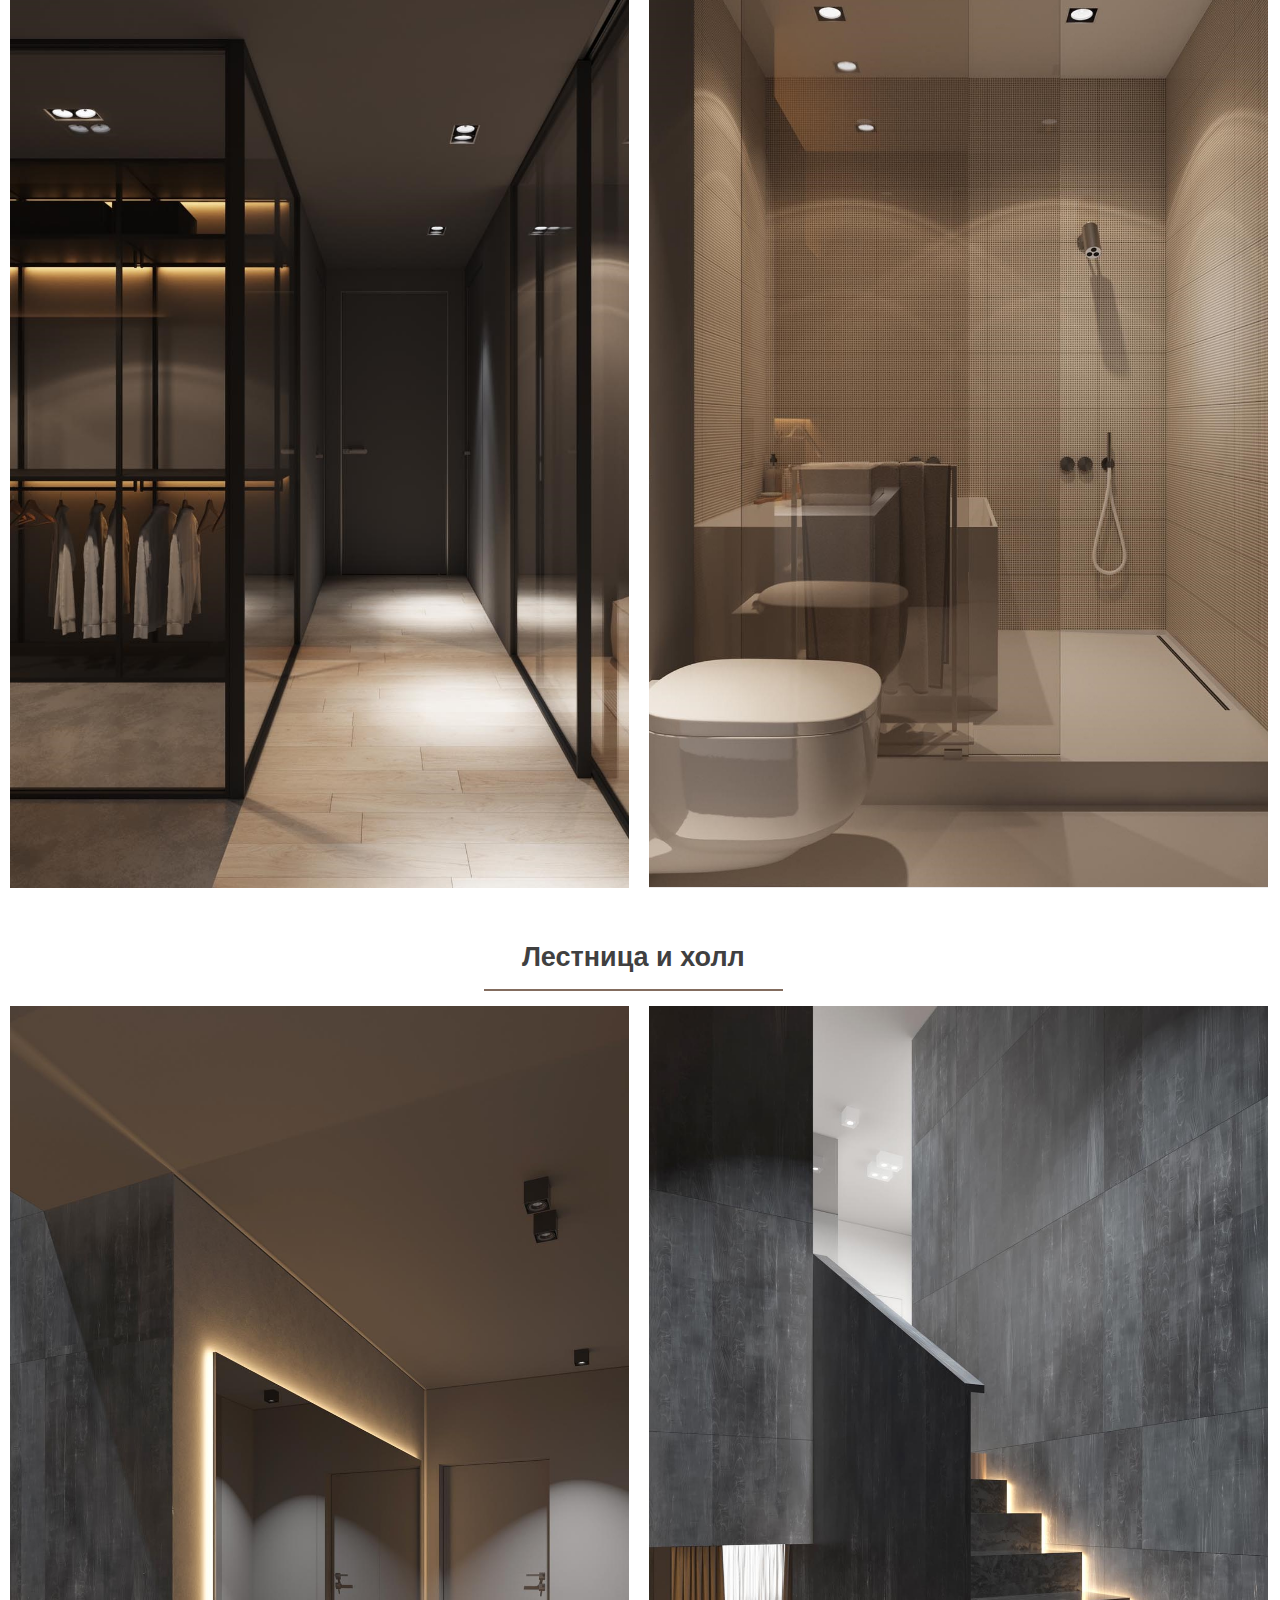
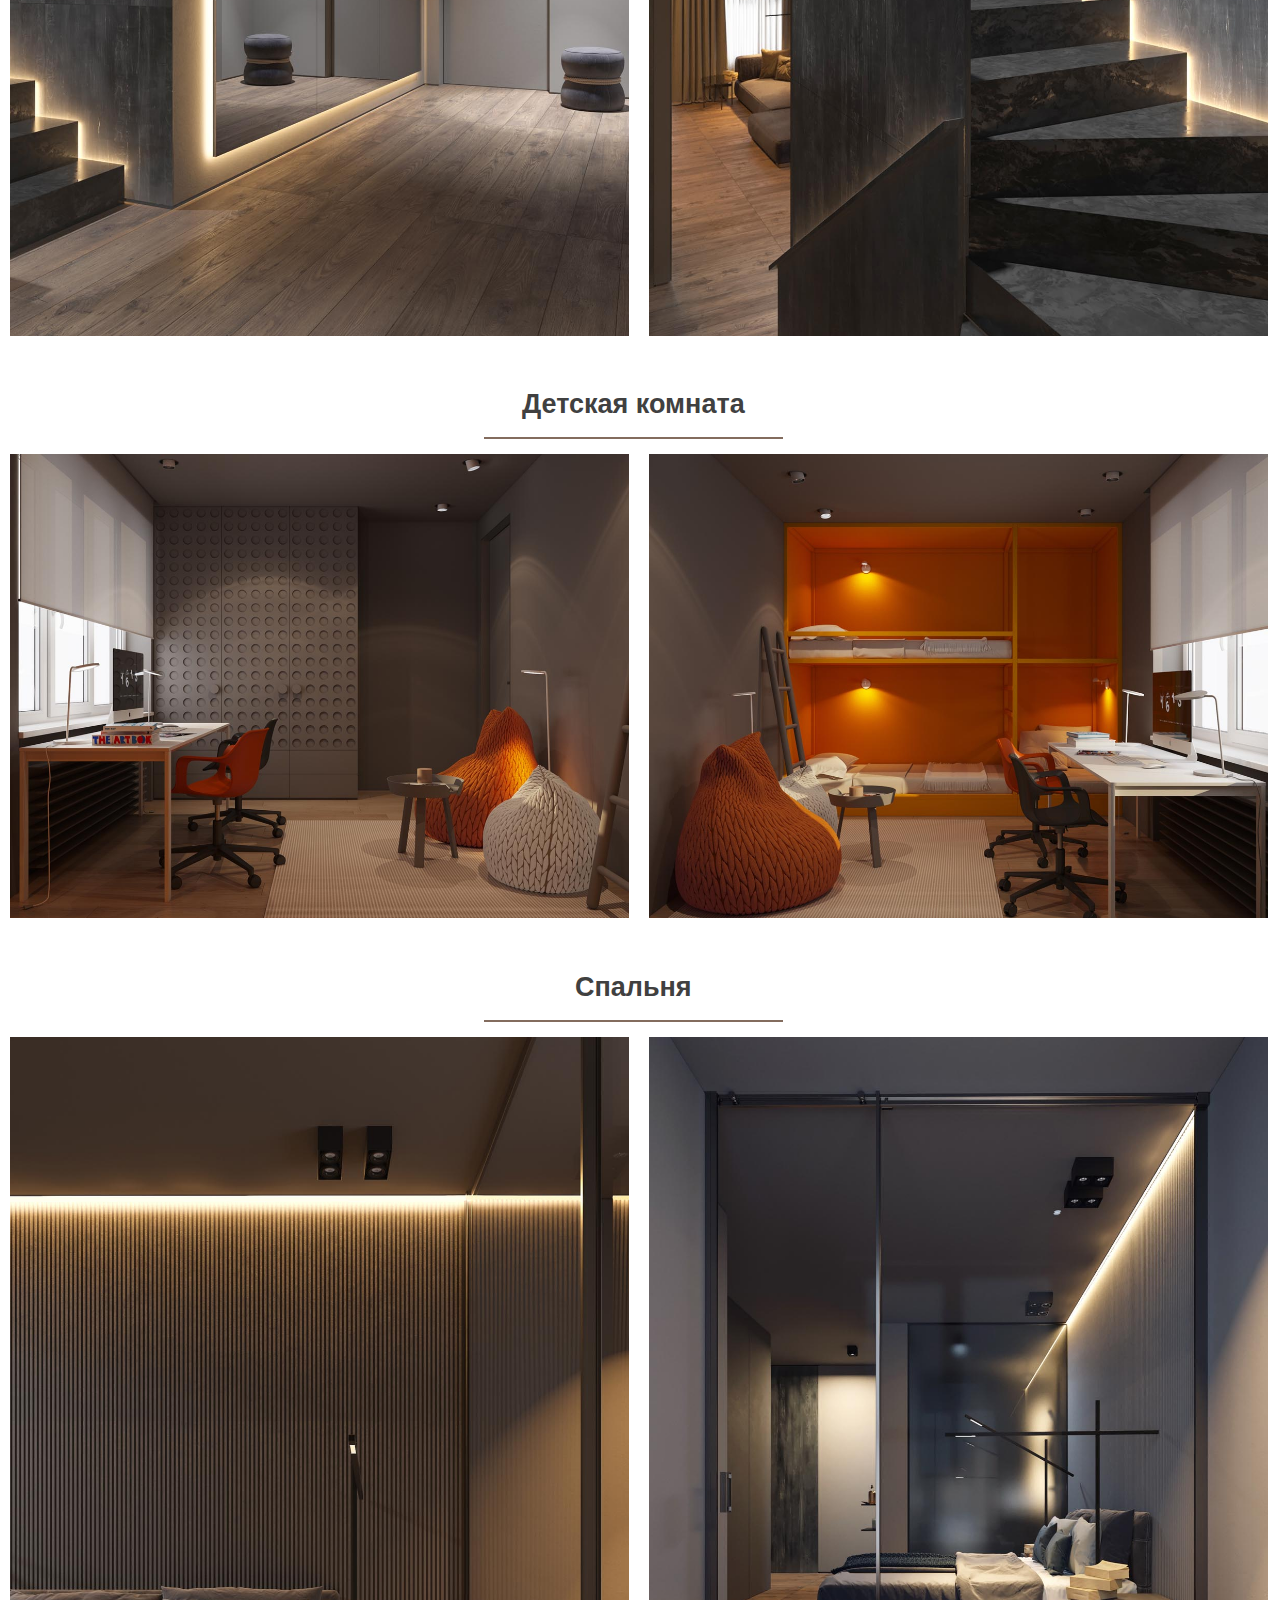
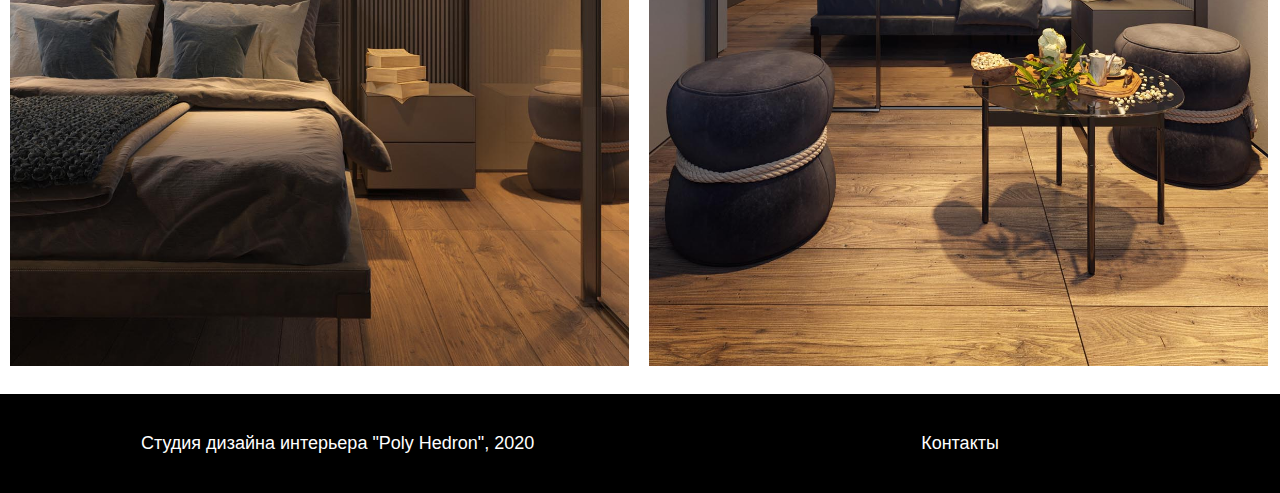
<file: Cotage2.html>
﻿<!DOCTYPE html>

<html lang="ru" xmlns="http://www.w3.org/1999/xhtml">
<head>
    <meta name="viewport" content="width=device-width, initial-scale=1">
    <meta charset="utf-8"/>
    <link href="css/style.css" rel="stylesheet"/>
    <link href="css/logo_mini.css" rel="stylesheet"/>
    <script src="js/Nav.js" charset="utf-8"></script>
    <title>Портфолио: коттедж 250 м<sup>2</sup></title>
</head>
<body>
    <div class="wrapper">
        <header class="portfolio-header">
            <nav class="topnav" id="myTopnav">
                <ul><a href="index.html">
                    <li class="logo_mini">                   
                            <div class="hexagon_mini"></div>
                            <div class="name_studio_mini">
                                <img src="img/polyhedron_name_pic.png" alt="Polyhedron" width="30" hspace="10" vspace="14">
                            </div>
                            <img src="img/design_studio_name_pic.png" alt="Design Studio" width="42" hspace="4" vspace="42">                    
                    </li></a>
                    <li><a href="index.html">Главная</a></li>
                    <li><a href="Portfolio.html">Портфолио</a></li>
                    <li>
                        <a>Основные направления</a>
                        <ul>
                            <li><a href="Home_interior.html">Дизайн жилых помещений</a></li>
                            <li><a href="Business_interior.html">Дизайн интерьеров для бизнеса</a></li>
                            <li><a href="Arch_interior.html">Архитектурное проектирование</a></li>
                        </ul>
                    </li>
                    <li><a href="Services.html">Услуги</a></li>
                    <li><a href="Contacts.html">Контакты</a></li>
                    <li class="icon">
                        <a href="javascript:void(0);" onclick="myFunction()">
                            <h3>Меню</h3>
                            <img src="img/icon_menu.png" width="40" height="40">
                        </a>
                    </li>
                </ul>
            </nav>
            <div class="head-container">
                <h1 style="padding-top:60px;">КОТТЕДЖ ПЛОЩАДЬЮ 250 M<sup>2</sup> </h1>
            </div>
        </header>
        <main id="content" class="main-area">
            <section id="buckets">
                <h2>Гостиная совмещенная с кухней-столовой</h2>
                <div class="line"></div>
                <div class="grid">
                    <box class="box9">
                        <img src="img/cottage2_living_room_2_pic.jpg"/>
                    </box>
                    <box class="box10">
                        <img src="img/cottage2_living_room_4_pic.jpg"/>
                    </box>
                    <box class="box1">
                        <img src="img/cottage2_living_room_3_pic.jpg"/>
                    </box>
                    <box class="box2">
                        <img src="img/cottage2_living_room_5_pic.jpg"/>
                    </box>
                    <box class="box3">
                        <img src="img/cottage2_living_room_6_pic.jpg"/>
                    </box>
                </div>
            </section>
            <section id="buckets">
                <h2>Гардеробная и ванная</h2>
                <div class="line"></div>
                <div class="grid">
                    <box class="box9">
                        <img src="img/cottage2_wardrobe_1_pic.jpg"/>
                    </box>
                    <box class="box10">
                        <img src="img/cottage2_bathroom_1_pic.jpg"/>
                    </box>
                    <box class="box9">
                        <img src="img/cottage2_wardrobe_2_pic.jpg"/>
                    </box>
                    <box class="box10">
                        <img src="img/cottage2_bathroom_2_pic.jpg"/>
                    </box>
                </div>
            </section>
            <section id="buckets">
                <h2>Лестница и холл</h2>
                <div class="line"></div>
                <div class="grid">
                    <box class="box9">
                        <img src="img/cottage2_stairway_and_holl_1_pic.jpg"/>
                    </box>
                    <box class="box10">
                        <img src="img/cottage2_stairway_and_holl_2_pic.jpg"/>
                    </box>
                </div>
            </section>
            <section id="buckets">
                <h2>Детская комната</h2>
                <div class="line"></div>
                <div class="grid">
                    <box class="box9">
                        <img src="img/cottage2_child_room_1_pic.jpg"/>
                    </box>
                    <box class="box10">
                        <img src="img/cottage2_child_room_2_pic.jpg"/>
                    </box>
                </div>
            </section>
            <section id="buckets">
                <h2>Спальня</h2>
                <div class="line"></div>
                <div class="grid">
                    <box class="box9">
                        <img src="img/cottage2_bedroom_1_pic.jpg"/>
                    </box>
                    <box class="box10">
                        <img src="img/cottage2_bedroom_2_pic.jpg"/>
                    </box>
                </div>
            </section>
        </main>
        <footer class="colophon grid">
            <aside><a href="index.html">Студия дизайна интерьера "Poly Hedron", 2020</a></aside>
            <aside><a href="Contacts.html">Контакты</a></aside>
        </footer>
    </div>
</body>
</html>
</file>
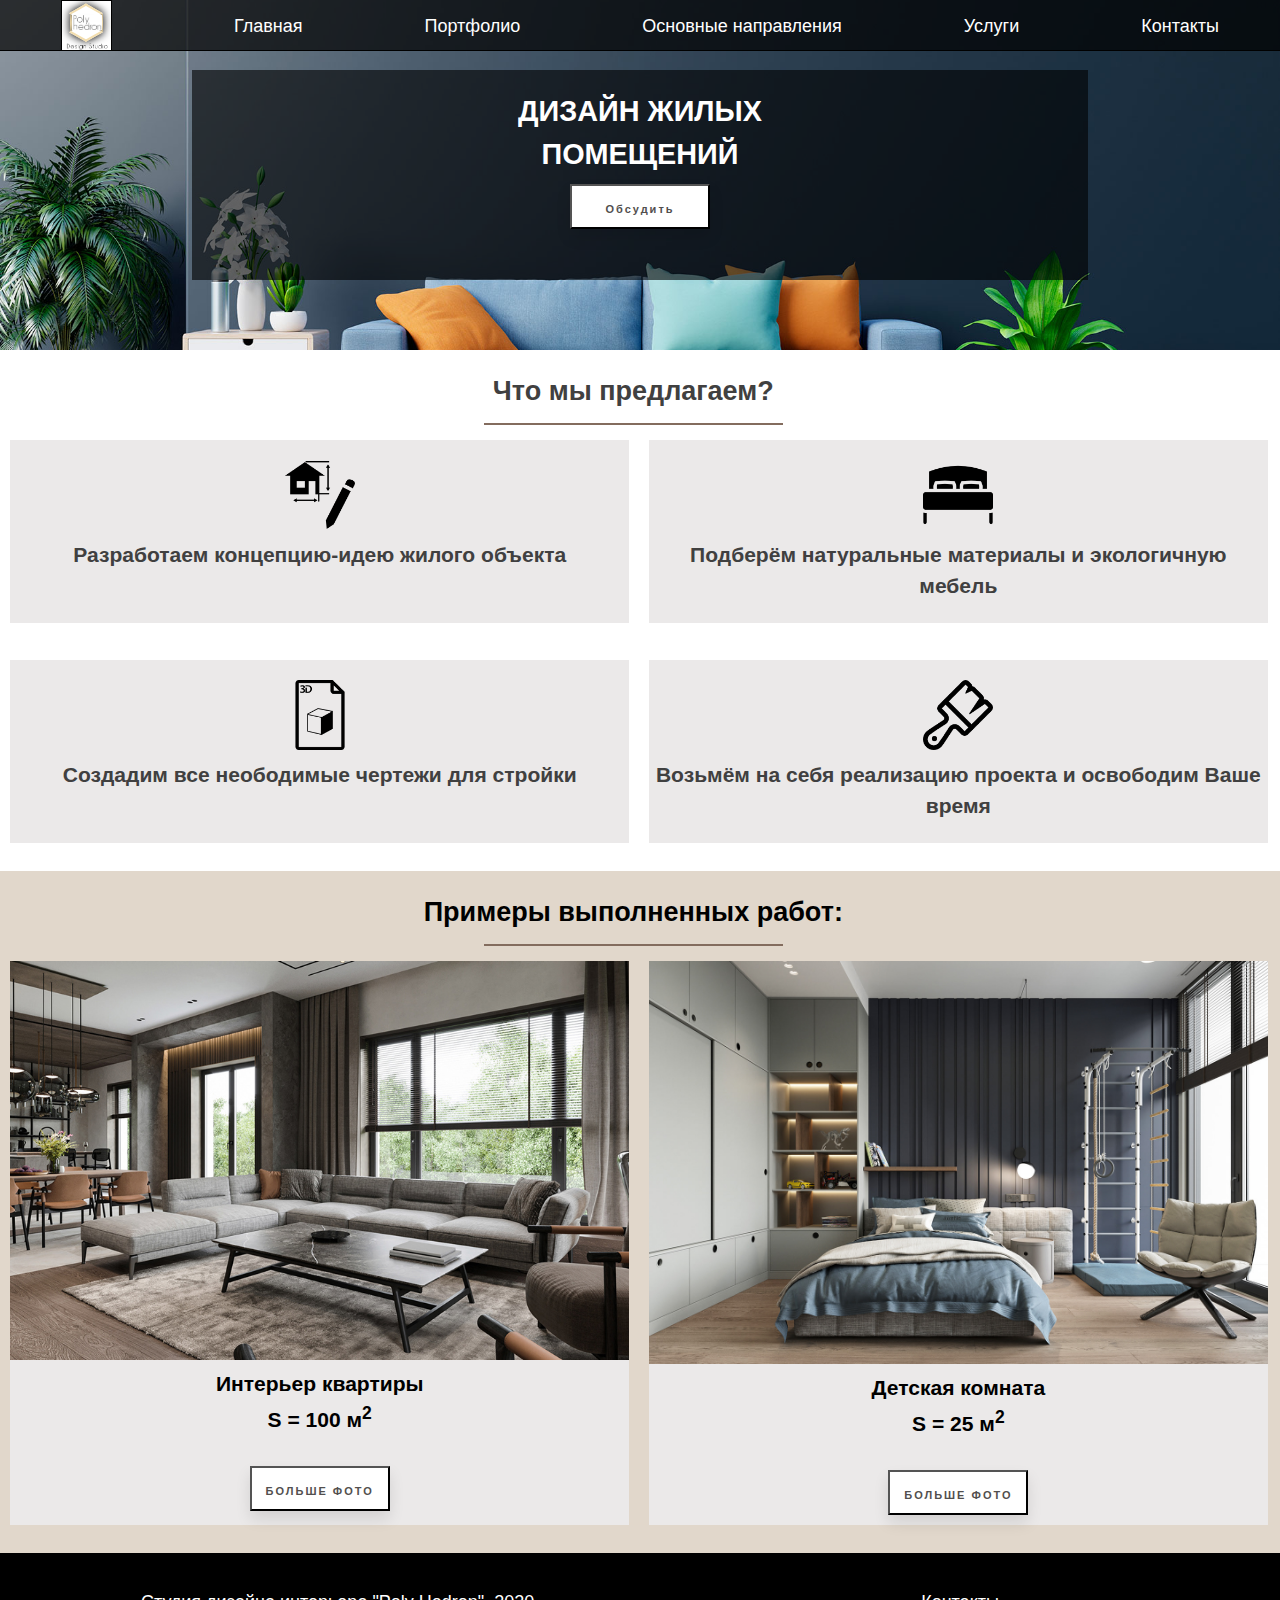
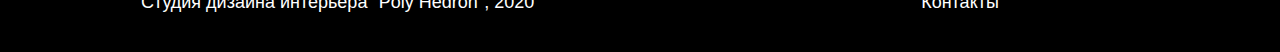
<file: Home_interior.html>
﻿<!DOCTYPE html>

<html lang="ru" xmlns="http://www.w3.org/1999/xhtml">
<head>
    <meta name="viewport" content="width=device-width, initial-scale=1">
    <meta charset="utf-8"/>
    <link href="css/style.css" rel="stylesheet"/>
    <link href="css/logo_mini.css" rel="stylesheet"/>
    <script src="js/Nav.js" charset="utf-8"></script>
    <title>Дизайн жилых помещений</title>
</head>
<body>
    <div class="wrapper">
        <header class="home-interior-header">
            <nav class="topnav" id="myTopnav">
                <ul><a href="index.html">
                    <li class="logo_mini">                     
                            <div class="hexagon_mini"></div>
                            <div class="name_studio_mini">
                                <img src="img/polyhedron_name_pic.png" alt="Polyhedron" width="30" hspace="10" vspace="14">
                            </div>
                            <img src="img/design_studio_name_pic.png" alt="Design Studio" width="42" hspace="4" vspace="42">                   
                    </li></a>
                    <li><a href="index.html">Главная</a></li>
                    <li><a href="Portfolio.html">Портфолио</a></li>
                    <li>
                        <a>Основные направления</a>
                        <ul>
                            <li><a href="Home_interior.html">Дизайн жилых помещений</a></li>
                            <li><a href="Business_interior.html">Дизайн интерьеров для бизнеса</a></li>
                            <li><a href="Arch_interior.html">Архитектурное проектирование</a></li>
                        </ul>
                    </li>
                    <li><a href="Services.html">Услуги</a></li>
                    <li><a href="Contacts.html">Контакты</a></li>
                    <li class="icon">
                        <a href="javascript:void(0);" onclick="myFunction()">
                            <h3>Меню</h3>
                            <img src="img/icon_menu.png" width="40" height="40">
                        </a>
                    </li>
                </ul>
            </nav>
            <div class="head-container">
                <h1 style="padding-top:20px;">ДИЗАЙН  ЖИЛЫХ<br/> ПОМЕЩЕНИЙ</h1>
                <button class="button1" style="margin-top:-20px;" onclick='location.href="Services.html"'>Обсудить</button>
            </div>
        </header>
        <main id="content">
            <section id="buckets">
                <h2>Что мы предлагаем?</h2>
                <div class="line"></div>
                <div class="grid">
                    <box class="box9">
                        <img class="img1" src="img/project_icon.png"/>
                        <h3>Разработаем концепцию-идею жилого объекта</h3>
                    </box>
                    <box class="box10">
                        <img class="img1" src="img/bed_icon.png"/>
                        <h3>Подберём натуральные материалы и экологичную мебель</h3>
                    </box>
                    <box class="box9">
                        <img class="img1" src="img/drawing_icon.png"/>
                        <h3>Создадим все неободимые чертежи для стройки</h3>
                    </box>
                    <box class="box10">
                        <img class="img1" src="img/repairs_icon.png"/>
                        <h3>Возьмём на себя реализацию проекта и освободим Ваше время</h3>
                    </box>
                </div>
            </section>
            <section id="four">
                <h2>Примеры выполненных работ:</h2>
                <div class="line"></div>
                <div class="grid">
                    <box class="box9">
                        <img src="img/apartment_100_living_room_2_pic.jpg"/>
                        <h3>Интерьер квартиры <br/> S = 100 м<sup>2</sup></h3>
                        <form>
                            <input type="button" value="БОЛЬШЕ ФОТО" class="button1" onClick='location.href="Apartment.html"'>
                        </form>
                    </box>
                    <box class="box10">
                        <img src="img/child_room_2_pic.jpg"/>
                        <h3>Детская комната <br /> S = 25 м<sup>2</sup></h3>
                        <form>
                            <input type="button" value="БОЛЬШЕ ФОТО" class="button1" onClick='location.href="Child_room.html"'>
                        </form>
                    </box>
                </div>
            </section>
        </main>
        <footer class="colophon grid">
            <aside><a href="index.html">Студия дизайна интерьера "Poly Hedron", 2020</a></aside>
            <aside><a href="Contacts.html">Контакты</a></aside>
        </footer>
    </div>
</body>
</html>
</file>
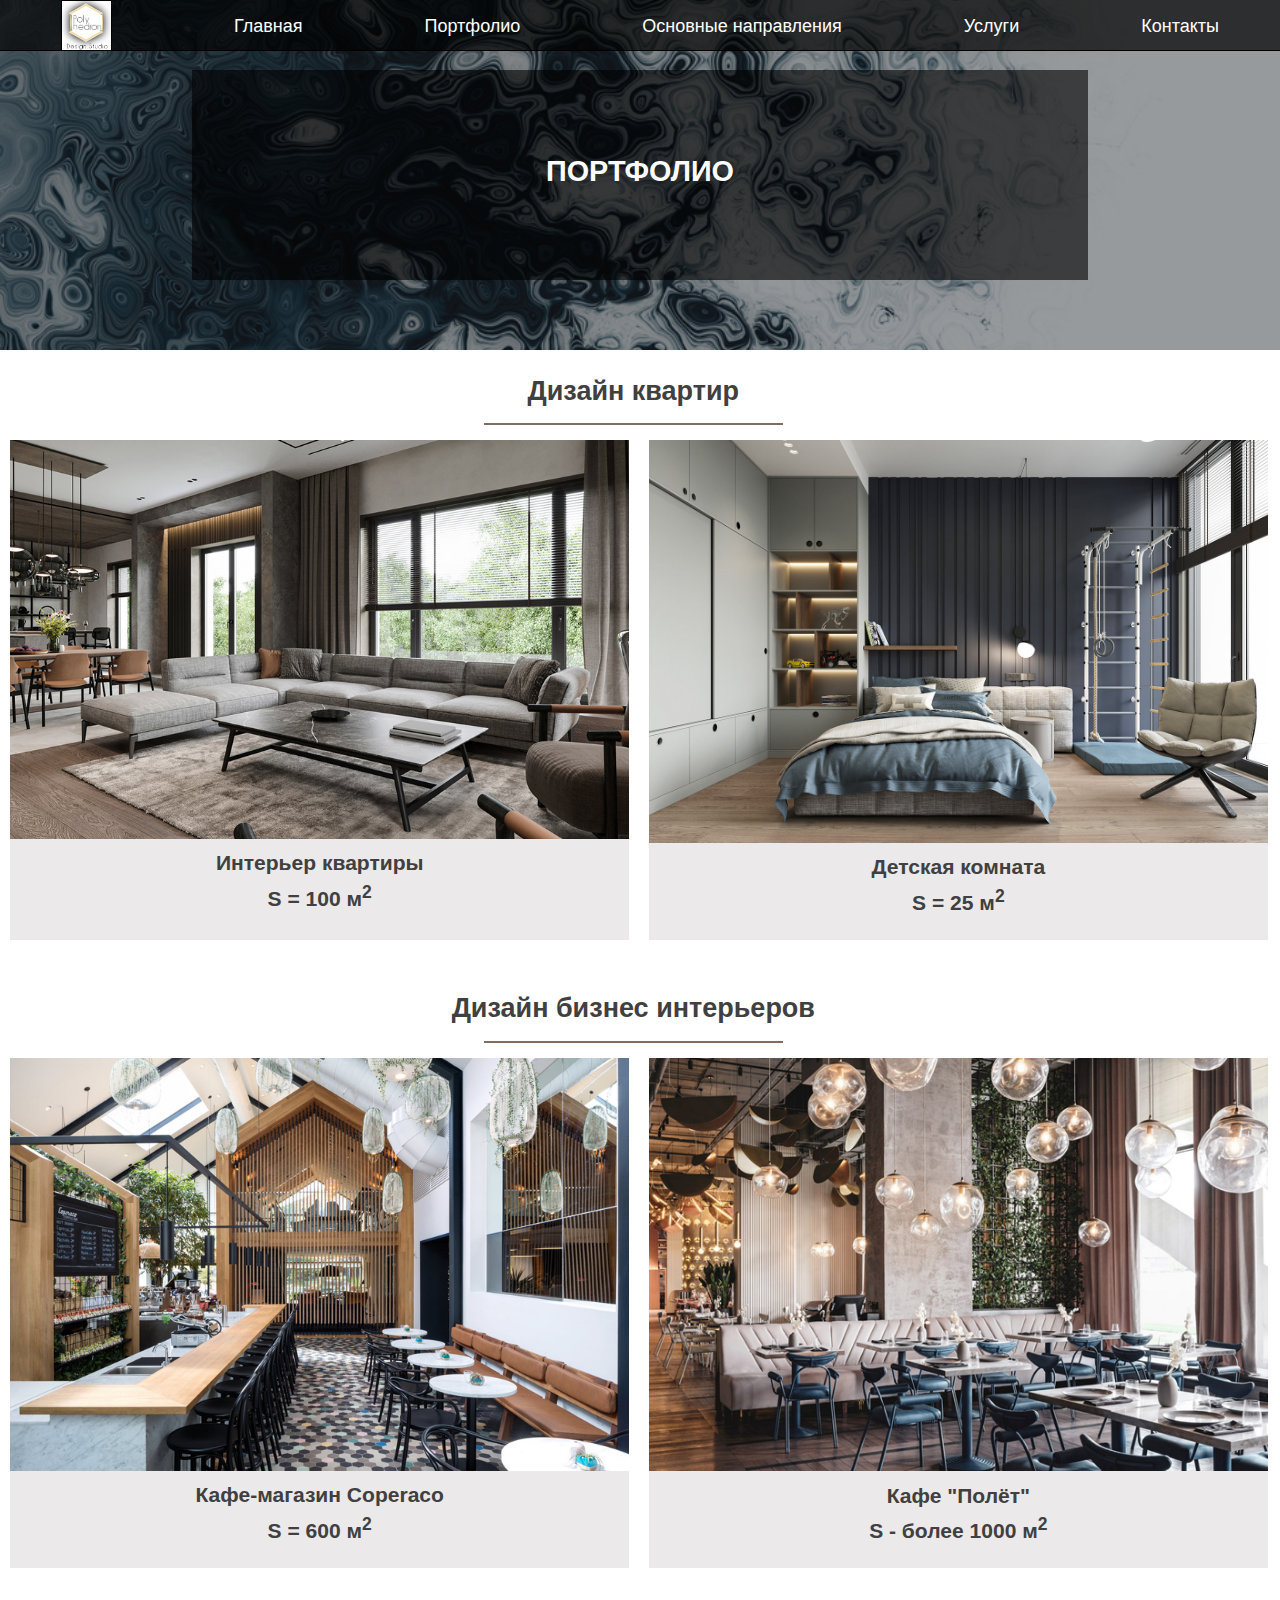
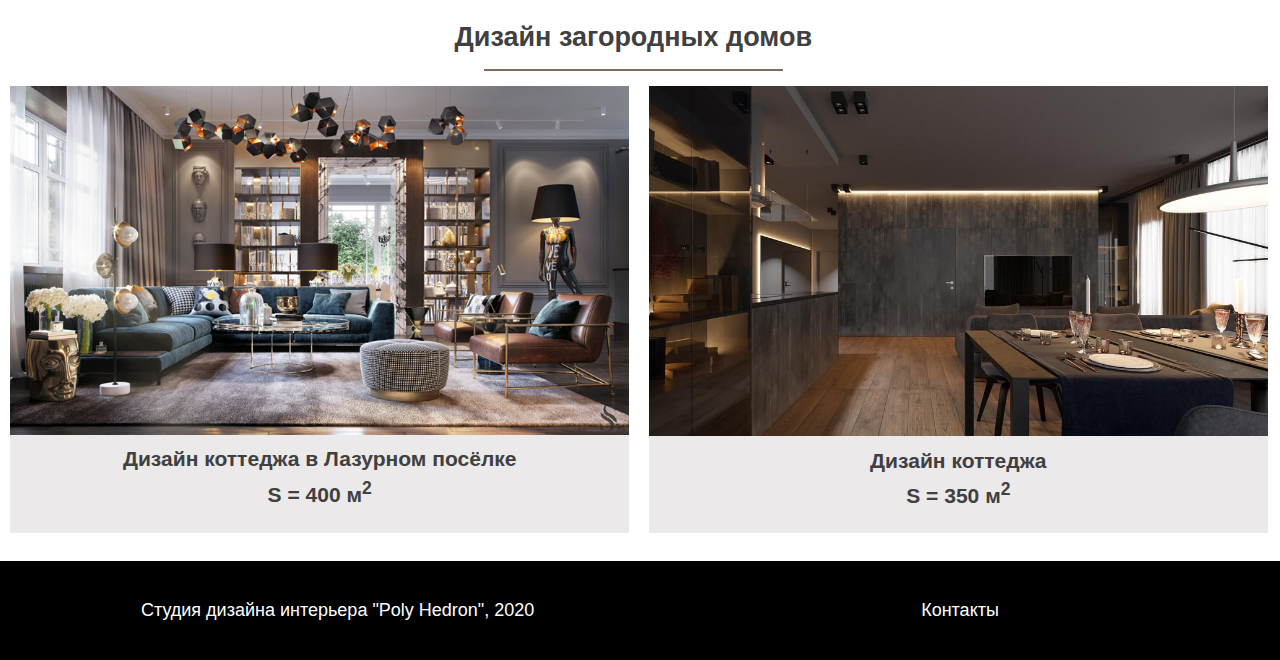
<file: Portfolio.html>
﻿<!DOCTYPE html>

<html lang="ru" xmlns="http://www.w3.org/1999/xhtml">
<head>
    <meta name="viewport" content="width=device-width, initial-scale=1">
    <meta charset="utf-8"/>
    <link href="css/style.css" rel="stylesheet"/>
    <link href="css/logo_mini.css" rel="stylesheet"/>
    <script src="js/Nav.js" charset="utf-8"></script>
    <title>Портфолио</title>
</head>
<body>
    <div class="wrapper">
        <header class="portfolio-header">
            <nav class="topnav" id="myTopnav">
                <ul><a href="index.html">
                    <li class="logo_mini">                 
                            <div class="hexagon_mini"></div>
                            <div class="name_studio_mini">
                                <img src="img/polyhedron_name_pic.png" alt="Polyhedron" width="30" hspace="10" vspace="14">
                            </div>
                            <img src="img/design_studio_name_pic.png" alt="Design Studio" width="42" hspace="4" vspace="42">                   
                    </li></a>
                    <li><a href="index.html">Главная</a></li>
                    <li><a href="Portfolio.html">Портфолио</a></li>
                    <li>
                        <a>Основные направления</a>
                        <ul>
                            <li><a href="Home_interior.html">Дизайн жилых помещений</a></li>
                            <li><a href="Business_interior.html">Дизайн интерьеров для бизнеса</a></li>
                            <li><a href="Arch_interior.html">Архитектурное проектирование</a></li>
                        </ul>
                    </li>
                    <li><a href="Services.html">Услуги</a></li>
                    <li><a href="Contacts.html">Контакты</a></li>
                    <li class="icon">
                        <a href="javascript:void(0);" onclick="myFunction()">
                            <h3>Меню</h3>
                            <img src="img/icon_menu.png" width="40" height="40">
                        </a>
                    </li>
                </ul>
            </nav>
            <div class="head-container">
                <h1 style="padding-top:80px;">ПОРТФОЛИО</h1>
            </div>
        </header>
        <main id="content">
            <section id="buckets">
                <h2>Дизайн квартир</h2>
                <div class="line"></div>
                <div class="grid">
                    <box class="box9" onclick='location.href="Apartment.html"'>
                        <img src="img/apartment_100_living_room_2_pic.jpg"/>
                        <h3>Интерьер квартиры <br/> S = 100 м<sup>2</sup></h3>
                    </box>
                    <box class="box10" onclick='location.href="Child_room.html"'>
                        <img src="img/child_room_2_pic.jpg"/>
                        <h3>Детская комната <br /> S = 25 м<sup>2</sup></h3>
                    </box>
                </div>
            </section>
            <section id="buckets">
                <h2>Дизайн бизнес интерьеров</h2>
                <div class="line"></div>
                <div class="grid">
                    <box class="box9" onclick='location.href="Boutique_cafe.html"'>
                        <img src="img/cafe_coperaco_pic.jpg"/>
                        <h3>Кафе-магазин Coperaco <br /> S = 600 м<sup>2</sup></h3>
                    </box>
                    <box class="box10" onclick='location.href="Cafe.html"'>
                        <img src="img/cafe_flight_pic.jpg"/>
                        <h3>Кафе "Полёт" <br /> S - более 1000 м<sup>2</sup></h3>
                    </box>
                </div>
            </section>
            <section id="buckets">
                <h2>Дизайн загородных домов</h2>
                <div class="line"></div>
                <div class="grid">
                    <box class="box9" onclick='location.href="Cotage1.html"'>
                        <img src="img/cottage1_living_room_1_pic.jpg"/>
                        <h3>Дизайн коттеджа в Лазурном посёлке <br /> S = 400 м<sup>2</sup></h3>
                    </box>
                    <box class="box10" onclick='location.href="Cotage2.html"'>
                        <img src="img/cottage2_living_room_1_pic.jpg"/>
                        <h3>Дизайн коттеджа <br /> S = 350 м<sup>2</sup></h3>
                    </box>
                </div>
            </section>
        </main>
        <footer class="colophon grid">
            <aside><a href="index.html">Студия дизайна интерьера "Poly Hedron", 2020</a></aside>
            <aside><a href="Contacts.html">Контакты</a></aside>
        </footer>
    </div>
</body>
</html>
</file>
<file: css/style.css>
html, body {
    height: 100%;
}

html {
    font-family: sans-serif;
    -webkit-text-size-adjust: 100%;
    -ms-text-size-adjust: 100%;
}

body {
    margin: 0;
}

header {
    flex: 1 0 auto;
}

main {
    flex: 1 0 auto;
}

footer {
    flex: 0 0 auto;
}

.wrapper {
    display: flex;
    flex-direction: column;
    height: 100%;
}

.main-header, .business-interior-header, .home-interior-header, .arch-interior-header, .portfolio-header, .services-header, .contacts-header {
    height: 350px;
    padding: 0;
    background: white;
    background-position: center center;
    background-repeat: no-repeat;
    background-size: cover;
    text-align: center;
}

.main-header, .contacts-header {
    background-image: url(../img/main_header_pic.jpg);
}

.business-interior-header {
    background-image: url(../img/business_interior_header_pic.jpg);
}

.home-interior-header {
    background-image: url(../img/home_interior_header_pic.jpg);
}

.arch-interior-header {
    background-image: url(../img/arch_disign_header_pic.jpg);
}

.portfolio-header {
    background-image: url(../img/portfolio.jpg);
}

.services-header {
    background-image: url(../img/services_header_pic.jpg);
}

h1 {
    font-size: 180%;
    font-stretch: expanded;
    font-family: sans-serif;
}

h2, h3 {
    text-align: center;
    margin: 0;
    padding: 0.4em 0;
    padding-bottom: 1em;
}

p {
    font-size: 17px;
    margin: 0;
    padding: 0.2em 0;
}

body, button, input, select, textarea {
    color: #404040;
    font-family: 'Helvetica', Arial, sans-serif;
    font-size: 18px;
    line-height: 1.5;
}

section {
    text-align: center;
    padding: 10px;
}

#buckets {
    padding-right: 1.3em;
    text-align: center;
    background: #fff;
}

#buckets_black{ 
    padding-right: 1.3em;
    text-align: center;
    background: black;
}
#buckets_black h2{
        color: white;
}

box img {
    display: block;
    border: 0;
    width: 100%;
    height: auto;
    margin: auto;
}

#twins {
    padding-right: 1.3em;
    text-align: center;
    background: #fff;
}

#four {
    padding-right: 1.3em;
    background: #e1d7cb;
    text-align: center;
    color: #000000;
}

.box1, .box2, .box3 {
    background: #ebe9e9;
    text-align: center;
    margin-bottom: 1em;
}

.box1{
    grid-column: 1/5;
}

.box2 {
    grid-column: 5/9;
}
.box3 {
    grid-column: 9/13;
}

.bucket {
    padding: 0.5em;
}

.button1 {
    width: 140px;
    height: 45px;
    line-height: 45px;
    margin: 10px 20px;
    font-family: sans-serif;
    font-size: 11px;
    text-align: center;
    letter-spacing: 2px;
    font-weight: 600;
    color: #524f4e;
    background: white;
    box-shadow: 0 8px 15px rgba(0,0,0,.1);
    transition: .3s;
}

.button1:hover {
    background: #836c5e;
    box-shadow: 0 15px 20px rgba(131,108,94,.4);
    color: white;
    transform: translateY(-7px);
}

.box4, .box5, .box6, .box7 {
    background: #e1d7cb;
    text-align: center;
    margin-bottom: 1em;
}

.box4{
    grid-column: 1/4;
}

.box5{
    grid-column: 4/7;
}

.box6 {
    grid-column: 7/10;
}

.box7 {
    grid-column: 10/13;
}

#four box .img1, #twins box .img1, #buckets .img1 {
    display: block;
    border: 0;
    width: 70px;
    padding-top: 20px;
    height: auto;
    margin: auto;
}

.box9, .box10 {
    text-align: center;
    margin-bottom: 1em;
    background: #ebe9e9;
}

.box9 {
    grid-column: 1/7;
}

.box10 {
    grid-column: 7/13;
}

button {
    height: 10%;
    width: 40%;
    margin-top: 1em;
    margin-bottom: 1em;
    background: #e1d7cb;
    font-size:14px;
}
.line {
    width: 24%;
    height: 2px;
    background: #836c5e;
    margin: auto;
    margin-top: -15px;
    margin-bottom: 15px;
}

.colophon {
    padding: 2em;
    background: black;
    color: white;
    text-align: center;
}

.topnav {
    width: 100%;
    height: 50px;
    background: rgba(0,0,0,0.7);
    min-width: 100px;
    border-bottom: 1px solid black;

}

.topnav ul{
    list-style: none;
    padding:0;
    margin:0;
}

.topnav > ul{
    display: flex;
    flex-direction: row;
    justify-content: space-around;
    align-items: center;
    line-height: 50px;
}
.topnav > ul li a{
     display: flex;
     font-size: 18px;
     font-family: sans-serif;
     color: white;
     text-decoration: none;
}

.topnav li a:hover{
    color: grey;
}
.topnav li ul{
    position: absolute;
    min-width: 200px;
    display: none;
}
.topnav li > ul li{

    position: relative;
    left: -35px;
    z-index: 999;
}
.topnav li > ul li a{
    padding-left: 5px;
    padding-right: 10px;
    text-transform: none;
    background: rgba(0,0,0,1);
}

.topnav li:hover > ul{
    display: block;
}

.topnav .icon {
    display: none;
}

.topnav .icon h3{
    line-height: 50px;
}

.head-container{
    width: 70%;
    height: 60%;
    background: rgba(0,0,0,0.6);
    margin:auto;
    color: white;
    font-size: 16px;
    position: relative;
}

.colophon aside a {
    color: white;
    text-decoration: none;
}


@media screen and (max-width: 900px) {
    .topnav li {
        display: none;
    }

    .topnav .icon {
        float: right;
        display: block;
    }

    .topnav .icon h3 {
        position: absolute;
        top: -5px;
        right: 80px;
        font-size: 18px;
        font-family: Arial;
    }
     
    .topnav .icon img{
        position: absolute;
        top: 5px;
        right: 10px;
    }

    .topnav .logo_mini {
        position: absolute;
        display:block;
        left: 10px;
        top: 0;
    }
}

@media screen and (max-width: 900px) {
    .topnav.responsive {
        width: 100%;
        height: 50px;
        background: rgba(0,0,0,0.7);
        min-width: 100px;
        border-bottom: 1px solid black;
    }

    .topnav.responsive > ul{
        position: relative;
        display: block;
        line-height: 50px;
        z-index: 999;
    }

    .topnav.responsive li{
        display: block;
    }

    .topnav.responsive > ul li a {
            display: block;
            font-size: 18px;
            font-family: sans-serif;
            color: white;
            text-decoration: none;
            padding-left: 10px;
    }

    .topnav.responsive li ul{
        width: 100%;
    }

    .topnav.responsive li > ul li {
        left: 0;
    }
        
    .topnav.responsive li > ul li a {
        padding-left: 50px;
    }

    .topnav.responsive li:hover > ul {
        position: relative;
        margin: 0;
        padding: 0;
    }

    .topnav.responsive .icon img {
        position:absolute;
        right: 10px;
        top: 5px;
        width: 40px;
        height: 40px;
    }

    .topnav.responsive .icon h3 {
        position: absolute;
        right: 80px;
        top: -5px;
        font-size: 18px;
        color: white;
    }
    
    .topnav.responsive ul:first-child{
        padding-top: 51px;
    }

    .topnav.responsive ul li a {
        float: none;
        display: block;
        text-align: left;
        background: rgba(0,0,0,0.8);
        border-bottom: 0.1px solid grey;
        z-index: 999;
    }
    
    .topnav.responsive .logo_mini{
        top:0;
        position: absolute;
    }

    .topnav.responsive .logo_mini .hexagon_mini{
        top:0;
        position: absolute;
    }
}

@media screen and (min-width: 800px) {
    html{
        font-size: 2vw;
    }

    @supports (display: grid) {
        .grid {
            display: grid;
            grid-template-columns: repeat(12, 7%);
            grid-gap: 1.5vw;
        }

        .colophon aside {
            grid-column: span 6;
        }
    }
}

@media all and (max-width:800px){
    #buckets h2 {
        background: white;
    }

    box img {
        margin-bottom: 1em;
    }
}

@media all and (max-width:600px) {
    h3 {
        font-size: 16px;
    }

    h2 {
        font-size: 18px;
    }

    h1 {
        font-size: 20px;
    }

    p {
        font-size: 14px;
    }
}
</file>
<file: css/logo_mini.css>
﻿.logo_mini {
    width: 49px;
    height: 49px;
    border: 1px solid black;
    background: white;
}

.hexagon_mini {
    position: absolute;
    width: 29.95px;
    height: 18px;
    background-color: #ffffff;
    margin: 12.5px 7.5px;
    border-left: solid 2.5px #f3deaf;
    border-right: solid 2.5px #f3deaf;
    box-shadow: 0 0 10px black;
    z-index: 3;
}

    .hexagon_mini:before,
    .hexagon_mini:after {
        content: "";
        position: absolute;
        z-index: 1;
        width: 21.25px;
        height: 21.25px;
        -webkit-transform: scaleY(0.57) rotate(-45deg);
        -ms-transform: scaleY(0.57) rotate(-45deg);
        transform: scaleY(0.57) rotate(-45deg);
        background-color: inherit;
        left: 2.67px;
        box-shadow: 0px 0px 10px black;
    }

    .hexagon_mini:before {
        top: -12.25px;
        border-top: solid 3.5px #f3deaf;
        border-right: solid 3.5px #f3deaf;
    }

    .hexagon_mini:after {
        bottom: -12.25px;
        border-bottom: solid 3.5px #f3deaf;
        border-left: solid 3.5px #f3deaf;
    }

.name_studio_mini {
    position: absolute;
    z-index: 4;
}
</file>
